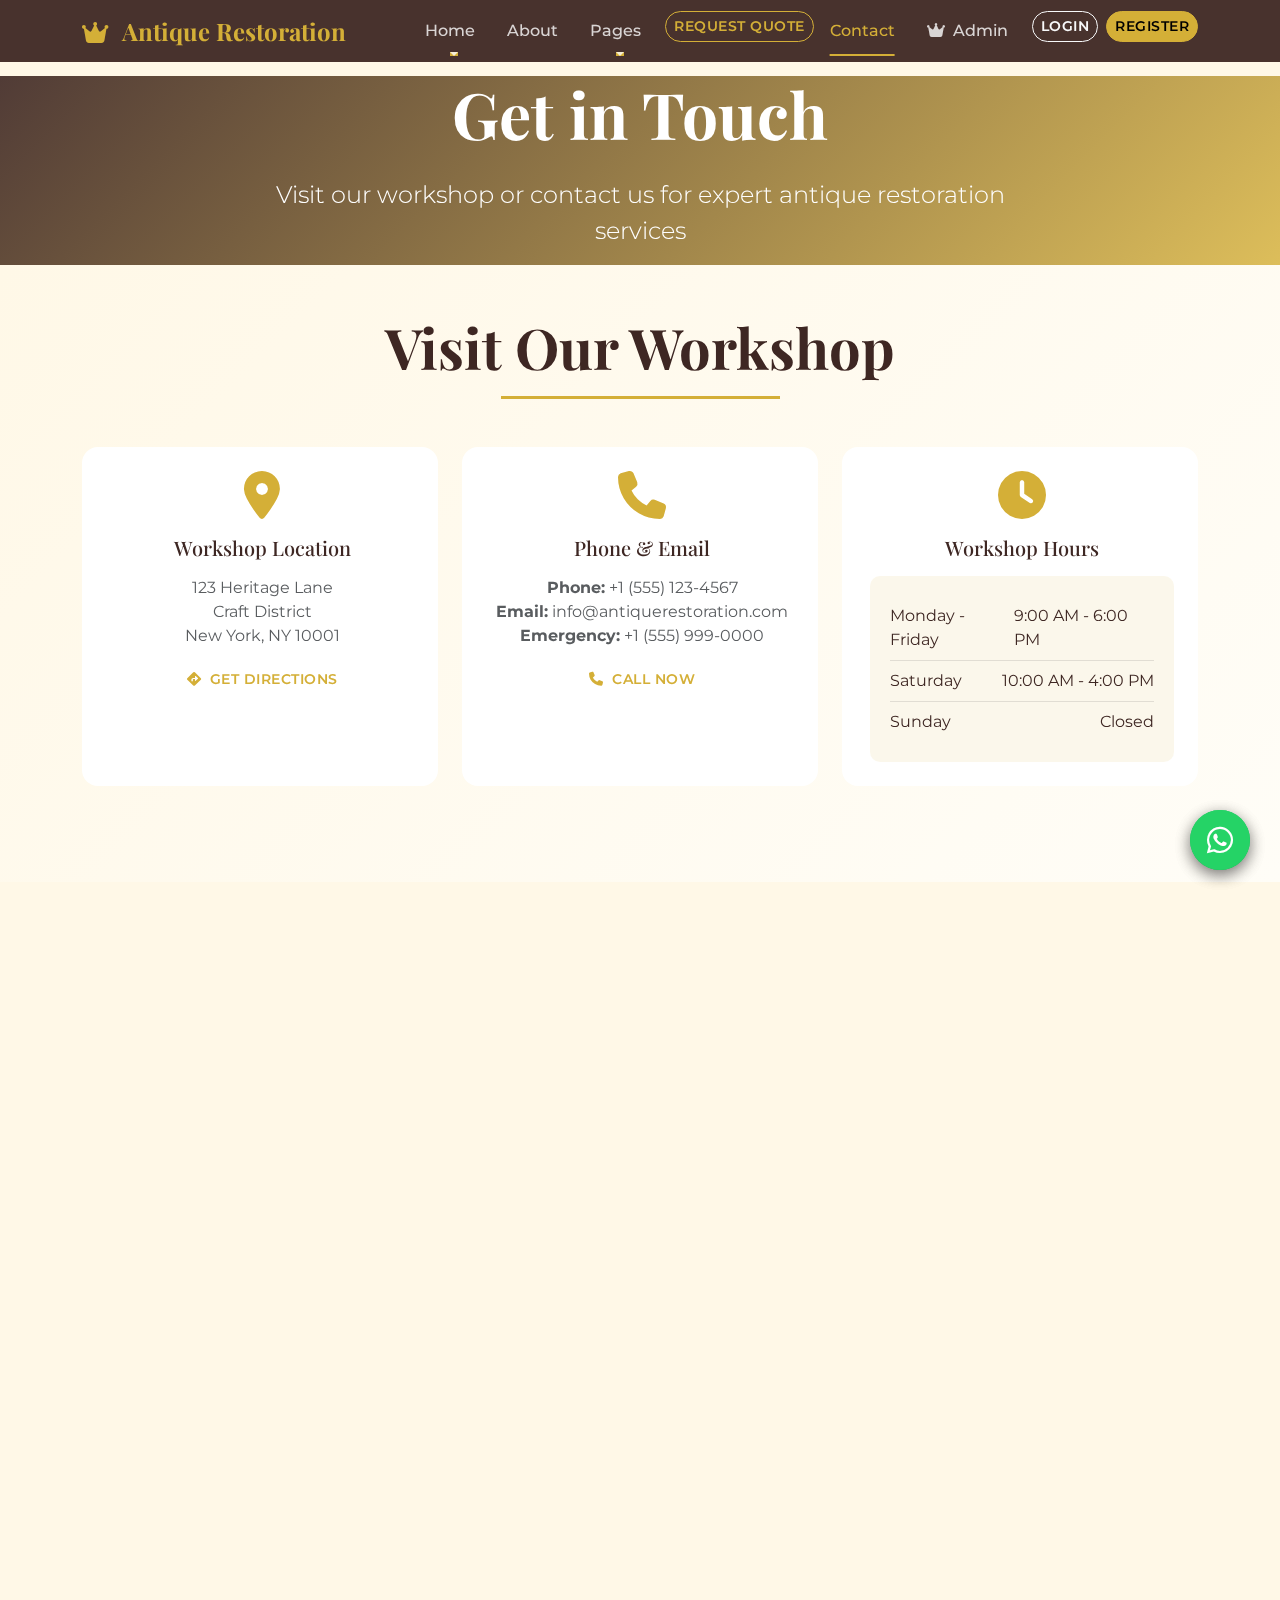
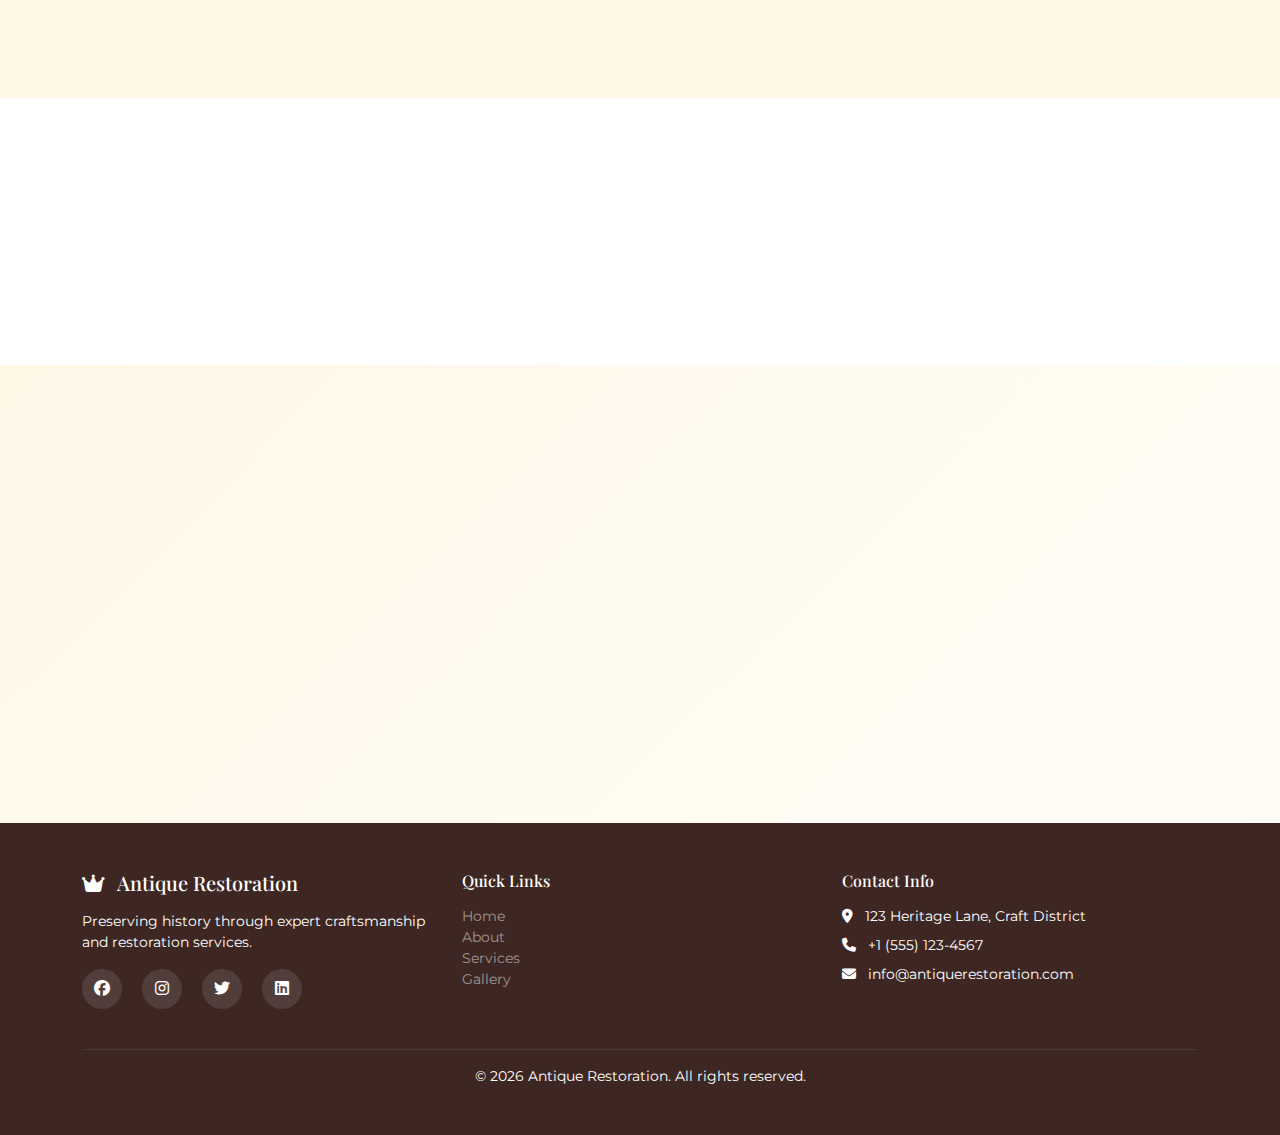
<file: contact.html>
<!DOCTYPE html>
<html lang="en">

<head>
    <meta charset="UTF-8">
    <meta name="viewport" content="width=device-width, initial-scale=1.0">
    <link rel="icon" type="image/svg+xml" href="favicon.svg">
    <title>Contact Us - Antique Restoration</title>

    <!-- Bootstrap CSS -->
    <link href="https://cdn.jsdelivr.net/npm/bootstrap@5.3.0/dist/css/bootstrap.min.css" rel="stylesheet">
    <!-- Font Awesome -->
    <link rel="stylesheet" href="https://cdnjs.cloudflare.com/ajax/libs/font-awesome/6.4.0/css/all.min.css">
    <!-- AOS Animation -->
    <link href="https://unpkg.com/aos@2.3.1/dist/aos.css" rel="stylesheet">
    <!-- Custom CSS -->
    <link rel="stylesheet" href="css/styles.css">


    <style>
        .contact-hero {
            background: linear-gradient(135deg, rgba(62, 39, 35, 0.9) 0%, rgba(212, 175, 55, 0.8) 100%),
                url('https://picsum.photos/seed/contact-hero/1920/600') center/cover;
        }

        .contact-section {
            background: linear-gradient(135deg, #FFF8E7 0%, #FFFDF7 100%);
        }

        .info-card {
            transition: all 0.3s ease;
            border-left: 4px solid transparent;
        }

        .info-card:hover {
            border-left-color: #D4AF37;
            transform: translateX(10px);
            box-shadow: 0 10px 30px rgba(0, 0, 0, 0.1);
        }

        .contact-icon {
            transition: all 0.3s ease;
        }

        .info-card:hover .contact-icon {
            transform: scale(1.2) rotate(10deg);
        }

        .form-control:focus,
        .form-select:focus {
            border-color: #D4AF37;
            box-shadow: 0 0 0 0.2rem rgba(212, 175, 55, 0.25);
        }

        .form-label {
            font-weight: 600;
            color: #3E2723;
            margin-bottom: 0.5rem;
        }

        .required {
            color: #dc3545;
        }

        .map-container {
            height: 500px;
            border-radius: 15px;
            overflow: hidden;
            box-shadow: 0 10px 30px rgba(0, 0, 0, 0.1);
        }

        .workshop-hours {
            background: rgba(212, 175, 55, 0.1);
            border-radius: 10px;
            padding: 20px;
        }

        .day-schedule {
            display: flex;
            justify-content: space-between;
            padding: 8px 0;
            border-bottom: 1px solid rgba(0, 0, 0, 0.1);
        }

        .day-schedule:last-child {
            border-bottom: none;
        }

        .day-schedule.today .day {
            font-weight: bold;
            color: #D4AF37;
        }

        .whatsapp-float {
            position: fixed;
            bottom: 30px;
            right: 30px;
            width: 60px;
            height: 60px;
            background: #25D366;
            border-radius: 50%;
            display: flex;
            align-items: center;
            justify-content: center;
            color: white;
            font-size: 30px;
            box-shadow: 0 5px 15px rgba(0, 0, 0, 0.3);
            z-index: 1000;
            transition: all 0.3s ease;
            text-decoration: none;
        }

        .whatsapp-float:hover {
            transform: scale(1.1);
            box-shadow: 0 8px 20px rgba(0, 0, 0, 0.4);
            color: white;
        }

        .social-contact {
            display: inline-flex;
            align-items: center;
            justify-content: center;
            width: 50px;
            height: 50px;
            border-radius: 50%;
            background: rgba(212, 175, 55, 0.1);
            color: #D4AF37;
            text-decoration: none;
            transition: all 0.3s ease;
            margin: 0 10px;
        }

        .social-contact:hover {
            background: #D4AF37;
            color: white;
            transform: translateY(-3px);
        }

        .message-success {
            display: none;
            background: #d4edda;
            border: 1px solid #c3e6cb;
            color: #155724;
            padding: 15px;
            border-radius: 10px;
            margin-bottom: 20px;
        }

        .loading-spinner {
            display: none;
            width: 20px;
            height: 20px;
            border: 3px solid #f3f3f3;
            border-top: 3px solid #D4AF37;
            border-radius: 50%;
            animation: spin 1s linear infinite;
        }

        @keyframes spin {
            0% {
                transform: rotate(0deg);
            }

            100% {
                transform: rotate(360deg);
            }
        }
    </style>
</head>

<body class="bg-cream-white">

    <!-- Navigation -->
    <nav class="navbar navbar-expand-xl navbar-dark fixed-top" style="background-color: #3E2723;">
        <div class="container">
            <a class="navbar-brand fw-bold" href="index.html"
                style="font-family: 'Playfair Display', serif; font-size: 1.5rem; color: #D4AF37 !important;">
                <i class="fas fa-crown me-2" style="color: #D4AF37;"></i>
                Antique Restoration
            </a>
            <button class="navbar-toggler" type="button" data-bs-toggle="collapse" data-bs-target="#navbarNav">
                <span class="navbar-toggler-icon"></span>
            </button>
            <div class="collapse navbar-collapse" id="navbarNav">
                <ul class="navbar-nav ms-auto">
                    <li class="nav-item dropdown">
                        <a class="nav-link dropdown-toggle" href="#" id="homeDropdown" role="button"
                            data-bs-toggle="dropdown" aria-expanded="false">
                            Home
                        </a>
                        <ul class="dropdown-menu" aria-labelledby="homeDropdown">
                            <li><a class="dropdown-item" href="index.html">Home1</a></li>
                            <li><a class="dropdown-item" href="index-modern.html">Home2</a></li>
                        </ul>
                    </li>
                    <li class="nav-item">
                        <a class="nav-link" href="about.html">About</a>
                    </li>
                    <li class="nav-item dropdown">
                        <a class="nav-link dropdown-toggle" href="#" id="pagesDropdown" role="button"
                            data-bs-toggle="dropdown" aria-expanded="false">
                            Pages
                        </a>
                        <ul class="dropdown-menu" aria-labelledby="pagesDropdown">
                            <li><a class="dropdown-item" href="services.html">Services</a></li>
                            <li><a class="dropdown-item" href="process.html">Process</a></li>
                            <li><a class="dropdown-item" href="gallery.html">Gallery</a></li>
                        </ul>
                    </li>
                    <li class="nav-item">
                        <a class="btn btn-outline-warning btn-sm ms-lg-2 mt-2 mt-lg-0" href="quote.html"
                            style="color: var(--antique-gold); border-color: var(--antique-gold);">Request Quote</a>
                    </li>
                    <li class="nav-item">
                        <a class="nav-link active" href="contact.html">Contact</a>
                    </li>
                    <li class="nav-item">
                        <a class="nav-link" href="admin.html">
                            <i class="fas fa-crown me-1"></i>
                            Admin
                        </a>
                    </li>
                    <li class="nav-item">
                        <a class="btn btn-outline-light btn-sm ms-lg-2 mt-2 mt-lg-0" href="login.html">Login</a>
                    </li>
                    <li class="nav-item">
                        <a class="btn btn-warning btn-sm ms-lg-2 mt-2 mt-lg-0" href="register.html"
                            style="background-color: var(--antique-gold); border-color: var(--antique-gold);">Register</a>
                    </li>
                </ul>
            </div>
        </div>
    </nav>

    <!-- Hero Section -->
    <section class="contact-hero vh-50 d-flex align-items-center" style="margin-top: -76px;">
        <div class="container">
            <div class="row">
                <div class="col-lg-8 mx-auto text-center text-white" data-aos="fade-up">
                    <h1 class="display-3 font-playfair fw-bold mb-4">
                        Get in Touch
                    </h1>
                    <p class="lead fs-4">
                        Visit our workshop or contact us for expert antique restoration services
                    </p>
                </div>
            </div>
        </div>
    </section>

    <!-- Contact Information -->
    <section class="contact-section py-5">
        <div class="container">
            <div class="text-center mb-5" data-aos="fade-up">
                <h2 class="display-4 font-playfair fw-bold text-vintage-brown mb-3">
                    Visit Our Workshop
                </h2>
                <div class="w-25 mx-auto border-bottom border-3" style="border-color: #D4AF37 !important;"></div>
            </div>

            <div class="row g-4 mb-5">
                <div class="col-lg-4" data-aos="fade-up" data-aos-delay="100">
                    <div class="info-card bg-white rounded-4 p-4 h-100">
                        <div class="contact-icon text-center mb-3">
                            <i class="fas fa-map-marker-alt fa-3x" style="color: #D4AF37;"></i>
                        </div>
                        <h5 class="font-playfair text-center mb-3">Workshop Location</h5>
                        <p class="text-center text-muted">
                            123 Heritage Lane<br>
                            Craft District<br>
                            New York, NY 10001
                        </p>
                        <div class="text-center">
                            <button class="btn btn-sm" style="color: #D4AF37;" onclick="openMaps()">
                                <i class="fas fa-directions me-1"></i> Get Directions
                            </button>
                        </div>
                    </div>
                </div>

                <div class="col-lg-4" data-aos="fade-up" data-aos-delay="200">
                    <div class="info-card bg-white rounded-4 p-4 h-100">
                        <div class="contact-icon text-center mb-3">
                            <i class="fas fa-phone fa-3x" style="color: #D4AF37;"></i>
                        </div>
                        <h5 class="font-playfair text-center mb-3">Phone & Email</h5>
                        <p class="text-center text-muted">
                            <strong>Phone:</strong> +1 (555) 123-4567<br>
                            <strong>Email:</strong> info@antiquerestoration.com<br>
                            <strong>Emergency:</strong> +1 (555) 999-0000
                        </p>
                        <div class="text-center">
                            <a href="tel:+15551234567" class="btn btn-sm" style="color: #D4AF37;">
                                <i class="fas fa-phone me-1"></i> Call Now
                            </a>
                        </div>
                    </div>
                </div>

                <div class="col-lg-4" data-aos="fade-up" data-aos-delay="300">
                    <div class="info-card bg-white rounded-4 p-4 h-100">
                        <div class="contact-icon text-center mb-3">
                            <i class="fas fa-clock fa-3x" style="color: #D4AF37;"></i>
                        </div>
                        <h5 class="font-playfair text-center mb-3">Workshop Hours</h5>
                        <div class="workshop-hours">
                            <div class="day-schedule">
                                <span class="day">Monday - Friday</span>
                                <span class="time">9:00 AM - 6:00 PM</span>
                            </div>
                            <div class="day-schedule">
                                <span class="day">Saturday</span>
                                <span class="time">10:00 AM - 4:00 PM</span>
                            </div>
                            <div class="day-schedule">
                                <span class="day">Sunday</span>
                                <span class="time">Closed</span>
                            </div>
                        </div>
                    </div>
                </div>
            </div>
        </div>
    </section>

    <!-- Map and Form Section -->
    <section class="py-5">
        <div class="container">
            <div class="row g-4">
                <!-- Map -->
                <div class="col-lg-6" data-aos="fade-right">
                    <h3 class="font-playfair mb-3">Find Us</h3>
                    <div class="map-container">
                        <iframe
                            src="https://www.google.com/maps/embed?pb=!1m18!1m12!1m3!1d3022.9663095919355!2d-74.00425878459418!3d40.748440979330405!2m3!1f0!2f0!3f0!3m2!1i1024!2i768!4f13.1!3m3!1m2!1s0x89c259a9b3117469%3A0xd134e199a405a163!2sEmpire%20State%20Building!5e0!3m2!1sen!2sus!4v1635959047153!5m2!1sen!2sus"
                            width="100%" height="100%" style="border:0;" allowfullscreen="" loading="lazy">
                        </iframe>
                    </div>
                    <div class="mt-3">
                        <p class="small text-muted">
                            <i class="fas fa-info-circle me-1"></i>
                            Free parking available on-site. Wheelchair accessible entrance.
                        </p>
                    </div>
                </div>

                <!-- Contact Form -->
                <div class="col-lg-6" data-aos="fade-left">
                    <h3 class="font-playfair mb-3">Send Us a Message</h3>
                    <div class="message-success" id="successMessage">
                        <i class="fas fa-check-circle me-2"></i>
                        Thank you for your message! We'll get back to you within 24 hours.
                    </div>

                    <form id="contactForm" class="needs-validation" novalidate>
                        <div class="row">
                            <div class="col-md-6 mb-3">
                                <label for="firstName" class="form-label">First Name <span
                                        class="required">*</span></label>
                                <input type="text" class="form-control" id="firstName" required>
                                <div class="invalid-feedback">Please enter your first name.</div>
                            </div>
                            <div class="col-md-6 mb-3">
                                <label for="lastName" class="form-label">Last Name <span
                                        class="required">*</span></label>
                                <input type="text" class="form-control" id="lastName" required>
                                <div class="invalid-feedback">Please enter your last name.</div>
                            </div>
                        </div>

                        <div class="mb-3">
                            <label for="email" class="form-label">Email Address <span class="required">*</span></label>
                            <input type="email" class="form-control" id="email" required>
                            <div class="invalid-feedback">Please enter a valid email address.</div>
                        </div>

                        <div class="mb-3">
                            <label for="phone" class="form-label">Phone Number</label>
                            <input type="tel" class="form-control" id="phone" placeholder="(555) 123-4567">
                        </div>

                        <div class="mb-3">
                            <label for="subject" class="form-label">Subject <span class="required">*</span></label>
                            <select class="form-select" id="subject" required>
                                <option value="">Select a subject...</option>
                                <option value="restoration-quote">Restoration Quote</option>
                                <option value="general-inquiry">General Inquiry</option>
                                <option value="appointment">Schedule Appointment</option>
                                <option value="partnership">Partnership Opportunity</option>
                                <option value="other">Other</option>
                            </select>
                            <div class="invalid-feedback">Please select a subject.</div>
                        </div>

                        <div class="mb-3">
                            <label for="message" class="form-label">Message <span class="required">*</span></label>
                            <textarea class="form-control" id="message" rows="5"
                                placeholder="Tell us about your antique restoration needs..." required></textarea>
                            <div class="invalid-feedback">Please enter your message.</div>
                        </div>

                        <div class="mb-3">
                            <div class="form-check">
                                <input type="checkbox" class="form-check-input" id="newsletter">
                                <label class="form-check-label" for="newsletter">
                                    I'd like to receive restoration tips and updates via email.
                                </label>
                            </div>
                        </div>

                        <div class="d-grid">
                            <button type="submit" class="btn btn-lg" style="background-color: #D4AF37; color: white;">
                                <span id="submitText">Send Message</span>
                                <div class="loading-spinner" id="loadingSpinner"></div>
                                <i class="fas fa-paper-plane ms-2" id="submitIcon"></i>
                            </button>
                        </div>
                    </form>
                </div>
            </div>
        </div>
    </section>

    <!-- Social Media Section -->
    <section class="py-5 bg-white">
        <div class="container">
            <div class="text-center mb-5" data-aos="fade-up">
                <h3 class="font-playfair mb-3">Connect With Us</h3>
                <p class="text-muted">Follow us on social media for restoration tips and project updates</p>
            </div>

            <div class="text-center" data-aos="fade-up" data-aos-delay="200">
                <a href="#" class="social-contact">
                    <i class="fab fa-facebook-f fa-lg"></i>
                </a>
                <a href="#" class="social-contact">
                    <i class="fab fa-instagram fa-lg"></i>
                </a>
                <a href="#" class="social-contact">
                    <i class="fab fa-twitter fa-lg"></i>
                </a>
                <a href="#" class="social-contact">
                    <i class="fab fa-linkedin-in fa-lg"></i>
                </a>
                <a href="#" class="social-contact">
                    <i class="fab fa-youtube fa-lg"></i>
                </a>
                <a href="#" class="social-contact">
                    <i class="fab fa-pinterest fa-lg"></i>
                </a>
            </div>
        </div>
    </section>

    <!-- FAQ Section -->
    <section class="py-5 contact-section">
        <div class="container">
            <div class="text-center mb-5" data-aos="fade-up">
                <h3 class="font-playfair mb-3">Frequently Asked Questions</h3>
                <p class="text-muted">Quick answers to common questions</p>
            </div>

            <div class="row justify-content-center">
                <div class="col-lg-8">
                    <div class="accordion" id="faqAccordion">
                        <div class="accordion-item" data-aos="fade-up" data-aos-delay="100">
                            <h2 class="accordion-header">
                                <button class="accordion-button" type="button" data-bs-toggle="collapse"
                                    data-bs-target="#faq1">
                                    Do you offer pickup and delivery services?
                                </button>
                            </h2>
                            <div id="faq1" class="accordion-collapse collapse show" data-bs-parent="#faqAccordion">
                                <div class="accordion-body">
                                    Yes, we offer complimentary pickup and delivery services for projects over $500.
                                    For smaller items, we can arrange pickup for a small fee within the metropolitan
                                    area.
                                </div>
                            </div>
                        </div>

                        <div class="accordion-item" data-aos="fade-up" data-aos-delay="200">
                            <h2 class="accordion-header">
                                <button class="accordion-button collapsed" type="button" data-bs-toggle="collapse"
                                    data-bs-target="#faq2">
                                    How long does a typical restoration take?
                                </button>
                            </h2>
                            <div id="faq2" class="accordion-collapse collapse" data-bs-parent="#faqAccordion">
                                <div class="accordion-body">
                                    Restoration timelines vary depending on the complexity of the piece. Simple repairs
                                    may take
                                    2-3 weeks, while comprehensive restorations can take 8-12 weeks. We provide detailed
                                    timelines
                                    during the consultation phase.
                                </div>
                            </div>
                        </div>

                        <div class="accordion-item" data-aos="fade-up" data-aos-delay="300">
                            <h2 class="accordion-header">
                                <button class="accordion-button collapsed" type="button" data-bs-toggle="collapse"
                                    data-bs-target="#faq3">
                                    Do you provide written estimates?
                                </button>
                            </h2>
                            <div id="faq3" class="accordion-collapse collapse" data-bs-parent="#faqAccordion">
                                <div class="accordion-body">
                                    Absolutely! We provide detailed written estimates after examining your piece.
                                    The estimate includes all costs, materials, and timeline. There are no hidden fees.
                                </div>
                            </div>
                        </div>
                    </div>
                </div>
            </div>
        </div>
    </section>

    <!-- WhatsApp Button -->
    <a href="https://wa.me/15551234567?text=Hi! I'm interested in your antique restoration services."
        class="whatsapp-float" target="_blank">
        <i class="fab fa-whatsapp"></i>
    </a>

    <!-- Footer -->
    <footer class="bg-vintage-brown text-white py-5">
        <div class="container">
            <div class="row">
                <div class="col-lg-4 mb-4">
                    <h5 class="font-playfair mb-3">
                        <i class="fas fa-crown text-antique-gold me-2"></i>
                        Antique Restoration
                    </h5>
                    <p class="small">
                        Preserving history through expert craftsmanship and restoration services.
                    </p>
                    <div class="social-links">
                        <a href="#" class="text-white me-3"><i class="fab fa-facebook"></i></a>
                        <a href="#" class="text-white me-3"><i class="fab fa-instagram"></i></a>
                        <a href="#" class="text-white me-3"><i class="fab fa-twitter"></i></a>
                        <a href="#" class="text-white"><i class="fab fa-linkedin"></i></a>
                    </div>
                </div>
                <div class="col-lg-4 mb-4">
                    <h6 class="font-playfair mb-3">Quick Links</h6>
                    <ul class="list-unstyled small">
                        <li><a href="index.html" class="text-white-50 text-decoration-none">Home</a></li>
                        <li><a href="about.html" class="text-white-50 text-decoration-none">About</a></li>
                        <li><a href="services.html" class="text-white-50 text-decoration-none">Services</a></li>
                        <li><a href="gallery.html" class="text-white-50 text-decoration-none">Gallery</a></li>
                    </ul>
                </div>
                <div class="col-lg-4 mb-4">
                    <h6 class="font-playfair mb-3">Contact Info</h6>
                    <ul class="list-unstyled small">
                        <li class="mb-2">
                            <i class="fas fa-map-marker-alt text-antique-gold me-2"></i>
                            123 Heritage Lane, Craft District
                        </li>
                        <li class="mb-2">
                            <i class="fas fa-phone text-antique-gold me-2"></i>
                            +1 (555) 123-4567
                        </li>
                        <li class="mb-2">
                            <i class="fas fa-envelope text-antique-gold me-2"></i>
                            info@antiquerestoration.com
                        </li>
                    </ul>
                </div>
            </div>
            <hr class="border-secondary">
            <div class="text-center small">
                <p class="mb-0">&copy; 2026 Antique Restoration. All rights reserved.</p>
            </div>
        </div>
    </footer>

    <!-- Scripts -->
    <script src="https://cdn.jsdelivr.net/npm/bootstrap@5.3.0/dist/js/bootstrap.bundle.min.js"></script>
    <script src="https://unpkg.com/aos@2.3.1/dist/aos.js"></script>
    <script src="https://code.jquery.com/jquery-3.6.0.min.js"></script>
    <script src="js/main.js"></script>

    <script>
        $(document).ready(function () {
            // Set today's schedule as highlighted
            const today = new Date().getDay();
            const dayNames = ['Sunday', 'Monday', 'Tuesday', 'Wednesday', 'Thursday', 'Friday', 'Saturday'];
            $('.day-schedule').each(function () {
                const dayText = $(this).find('.day').text();
                if (dayText.includes(dayNames[today])) {
                    $(this).addClass('today');
                }
            });

            // Contact form submission
            $('#contactForm').on('submit', function (e) {
                e.preventDefault();

                const form = $(this)[0];
                if (form.checkValidity()) {
                    // Show loading state
                    $('#submitText').text('Sending...');
                    $('#loadingSpinner').show();
                    $('#submitIcon').hide();

                    // Simulate form submission
                    setTimeout(function () {
                        // Hide loading state
                        $('#submitText').text('Send Message');
                        $('#loadingSpinner').hide();
                        $('#submitIcon').show();

                        // Show success message
                        $('#successMessage').fadeIn();

                        // Reset form
                        form.reset();
                        form.classList.remove('was-validated');

                        // Scroll to top of form
                        $('html, body').animate({
                            scrollTop: $('#contactForm').offset().top - 100
                        }, 500);

                        // Hide success message after 5 seconds
                        setTimeout(function () {
                            $('#successMessage').fadeOut();
                        }, 5000);
                    }, 2000);
                } else {
                    form.classList.add('was-validated');
                }
            });
        });

        // Open maps in new tab
        function openMaps() {
            window.open('https://maps.google.com/?q=Empire+State+Building+New+York', '_blank');
        }
    </script>
</body>

</html>
</file>
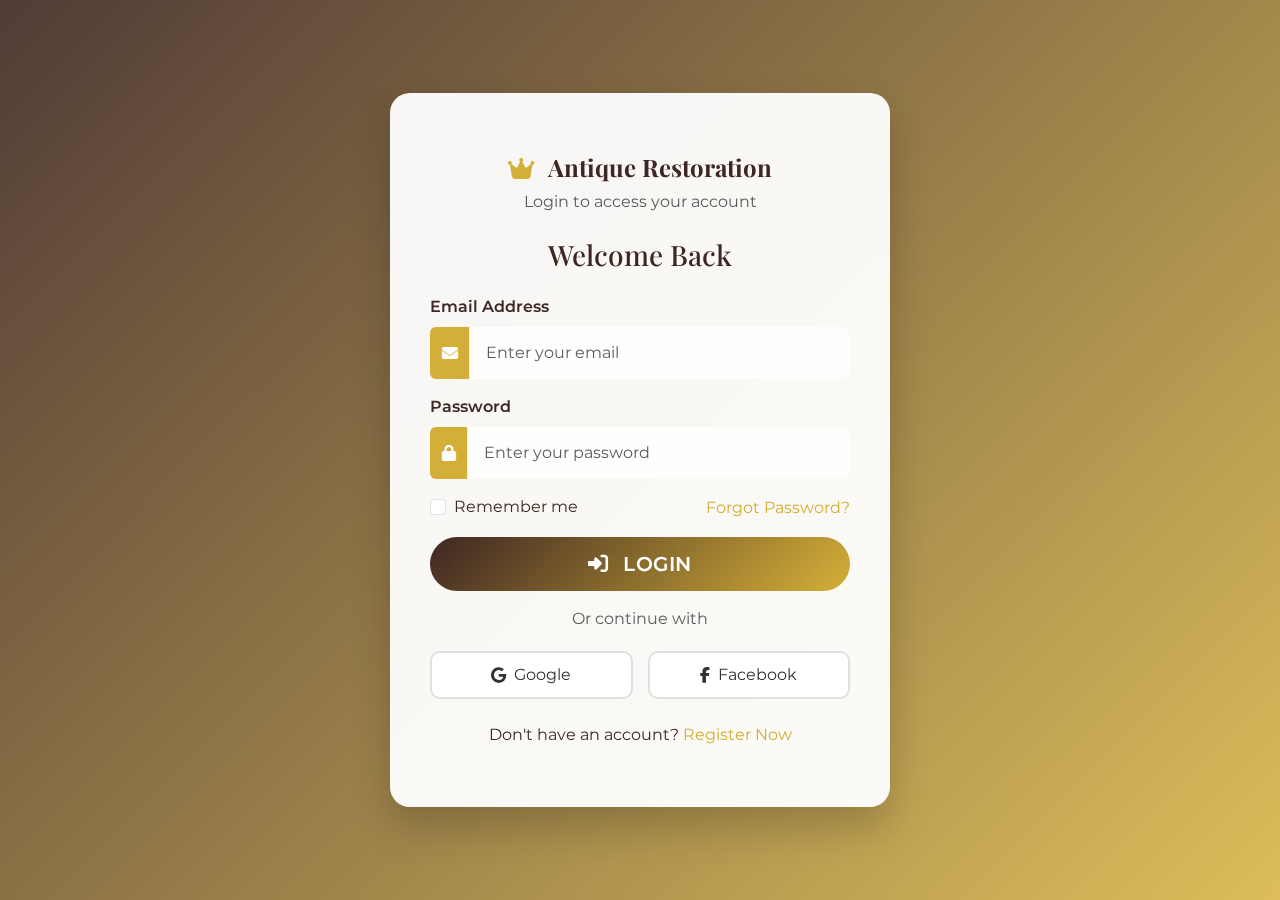
<file: login.html>
<!DOCTYPE html>
<html lang="en">

<head>
    <meta charset="UTF-8">
    <meta name="viewport" content="width=device-width, initial-scale=1.0">
    <link rel="icon" type="image/svg+xml" href="favicon.svg">
    <title>Login - Antique Restoration</title>

    <!-- Bootstrap CSS -->
    <link href="https://cdn.jsdelivr.net/npm/bootstrap@5.3.0/dist/css/bootstrap.min.css" rel="stylesheet">
    <!-- Font Awesome -->
    <link rel="stylesheet" href="https://cdnjs.cloudflare.com/ajax/libs/font-awesome/6.4.0/css/all.min.css">
    <!-- Custom CSS -->
    <link rel="stylesheet" href="css/styles.css">

    <style>
        html,
        body {
            margin: 0 !important;
            padding: 0 !important;
            width: 100% !important;
            height: 100% !important;
        }

        .login-section {
            min-height: 100vh;
            background: linear-gradient(135deg, rgba(62, 39, 35, 0.9) 0%, rgba(212, 175, 55, 0.8) 100%),
                url('https://picsum.photos/seed/antique-workshop/1920/1080') center/cover;
            background-attachment: fixed;
            display: flex;
            align-items: center;
            justify-content: center;
            padding: 20px;
        }

        .login-card {
            background: rgba(255, 255, 255, 0.95);
            backdrop-filter: blur(10px);
            border-radius: 20px;
            box-shadow: 0 20px 40px rgba(0, 0, 0, 0.2);
            overflow: hidden;
            max-width: 500px;
            width: 100%;
        }

        .login-left {
            background: linear-gradient(135deg, var(--vintage-brown) 0%, var(--antique-gold) 100%);
            color: white;
            padding: 60px 40px;
            display: flex;
            flex-direction: column;
            justify-content: center;
        }

        .login-right {
            padding: 60px 40px;
        }

        .brand-link:hover h4 {
            color: var(--antique-gold) !important;
            transition: color 0.3s ease;
        }

        .form-control {
            border: 2px solid transparent;
            border-radius: 10px;
            padding: 12px 15px;
            transition: all 0.3s ease;
            background: rgba(255, 255, 255, 0.8);
        }

        .form-control:focus {
            border-color: var(--antique-gold);
            box-shadow: 0 0 0 0.2rem rgba(212, 175, 55, 0.25);
            background: white;
        }

        .btn-login {
            background: linear-gradient(135deg, var(--vintage-brown) 0%, var(--antique-gold) 100%);
            border: none;
            border-radius: 50px;
            padding: 12px 30px;
            font-weight: 600;
            color: white;
            transition: all 0.3s ease;
        }

        .btn-login:hover {
            transform: translateY(-2px);
            box-shadow: 0 10px 20px rgba(0, 0, 0, 0.2);
            color: white;
        }

        .social-login {
            display: flex;
            gap: 15px;
            margin-top: 20px;
        }

        .social-btn {
            flex: 1;
            padding: 10px;
            border: 2px solid #e0e0e0;
            border-radius: 10px;
            background: white;
            color: #333;
            text-decoration: none;
            transition: all 0.3s ease;
            display: flex;
            align-items: center;
            justify-content: center;
            gap: 8px;
        }

        .social-btn:hover {
            border-color: var(--antique-gold);
            color: var(--antique-gold);
            transform: translateY(-2px);
        }

        .feature-item {
            display: flex;
            align-items: center;
            margin-bottom: 20px;
        }

        .feature-item i {
            font-size: 1.2rem;
            margin-right: 15px;
            color: var(--antique-gold);
        }

        @media (max-width: 768px) {
            .login-left {
                padding: 40px 30px;
            }

            .login-right {
                padding: 40px 30px;
            }
        }
    </style>
</head>

<body>

    <!-- Login Section -->
    <section class="login-section" style="margin-top: 0;">
        <div class="login-card">
            <div class="row g-0">


                <!-- Right Side -->
                <div class="col-12">
                    <div class="login-right">
                        <div class="text-center mb-4">
                            <a href="index.html" class="text-decoration-none brand-link">
                                <h4 class="fw-bold"
                                    style="font-family: 'Playfair Display', serif; color: var(--vintage-brown);">
                                    <i class="fas fa-crown me-2" style="color: var(--antique-gold);"></i>
                                    Antique Restoration
                                </h4>
                            </a>
                            <p class="text-muted">Login to access your account</p>
                        </div>

                        <h3 class="mb-4 text-center"
                            style="font-family: 'Playfair Display', serif; color: var(--vintage-brown);">
                            Welcome Back
                        </h3>

                        <form id="loginForm">
                            <div class="mb-3">
                                <label for="email" class="form-label">Email Address</label>
                                <div class="input-group">
                                    <span class="input-group-text"
                                        style="background-color: var(--antique-gold); color: white; border: none;">
                                        <i class="fas fa-envelope"></i>
                                    </span>
                                    <input type="email" class="form-control" id="email" placeholder="Enter your email"
                                        required>
                                </div>
                            </div>

                            <div class="mb-3">
                                <label for="password" class="form-label">Password</label>
                                <div class="input-group">
                                    <span class="input-group-text"
                                        style="background-color: var(--antique-gold); color: white; border: none;">
                                        <i class="fas fa-lock"></i>
                                    </span>
                                    <input type="password" class="form-control" id="password"
                                        placeholder="Enter your password" required>
                                </div>
                            </div>

                            <div
                                class="mb-3 d-flex flex-column flex-sm-row justify-content-sm-between align-items-center align-items-sm-center gap-2">
                                <div class="form-check">
                                    <input class="form-check-input" type="checkbox" id="remember">
                                    <label class="form-check-label" for="remember">
                                        Remember me
                                    </label>
                                </div>
                                <a href="#" class="text-decoration-none text-center text-sm-start"
                                    style="color: var(--antique-gold);">
                                    Forgot Password?
                                </a>
                            </div>

                            <button type="submit" class="btn btn-login btn-lg w-100 mb-3">
                                <i class="fas fa-sign-in-alt me-2"></i>
                                Login
                            </button>
                        </form>

                        <div class="text-center mb-3">
                            <span class="text-muted">Or continue with</span>
                        </div>

                        <div class="social-login">
                            <a href="#" class="social-btn">
                                <i class="fab fa-google"></i>
                                Google
                            </a>
                            <a href="#" class="social-btn">
                                <i class="fab fa-facebook-f"></i>
                                Facebook
                            </a>
                        </div>

                        <div class="text-center mt-4">
                            <p class="mb-0">Don't have an account? <a href="register.html" class="text-decoration-none"
                                    style="color: var(--antique-gold);">Register Now</a></p>
                        </div>
                    </div>
                </div>
            </div>
        </div>
    </section>

    <!-- Bootstrap JS -->
    <script src="https://cdn.jsdelivr.net/npm/bootstrap@5.3.0/dist/js/bootstrap.bundle.min.js"></script>

    <script>
        document.getElementById('loginForm').addEventListener('submit', function (e) {
            e.preventDefault();

            const email = document.getElementById('email').value;
            const password = document.getElementById('password').value;

            // Simple validation
            if (email && password) {
                // Show success message
                const alertDiv = document.createElement('div');
                alertDiv.className = 'alert alert-success alert-dismissible fade show position-fixed top-0 start-50 translate-middle-x mt-5';
                alertDiv.style.zIndex = '9999';
                alertDiv.innerHTML = `
                    <i class="fas fa-check-circle me-2"></i>
                    Login successful! Redirecting...
                    <button type="button" class="btn-close" data-bs-dismiss="alert"></button>
                `;
                document.body.appendChild(alertDiv);

                // Redirect after 2 seconds
                setTimeout(() => {
                    window.location.href = 'index.html';
                }, 2000);
            }
        });
    </script>
</body>

</html>
</file>
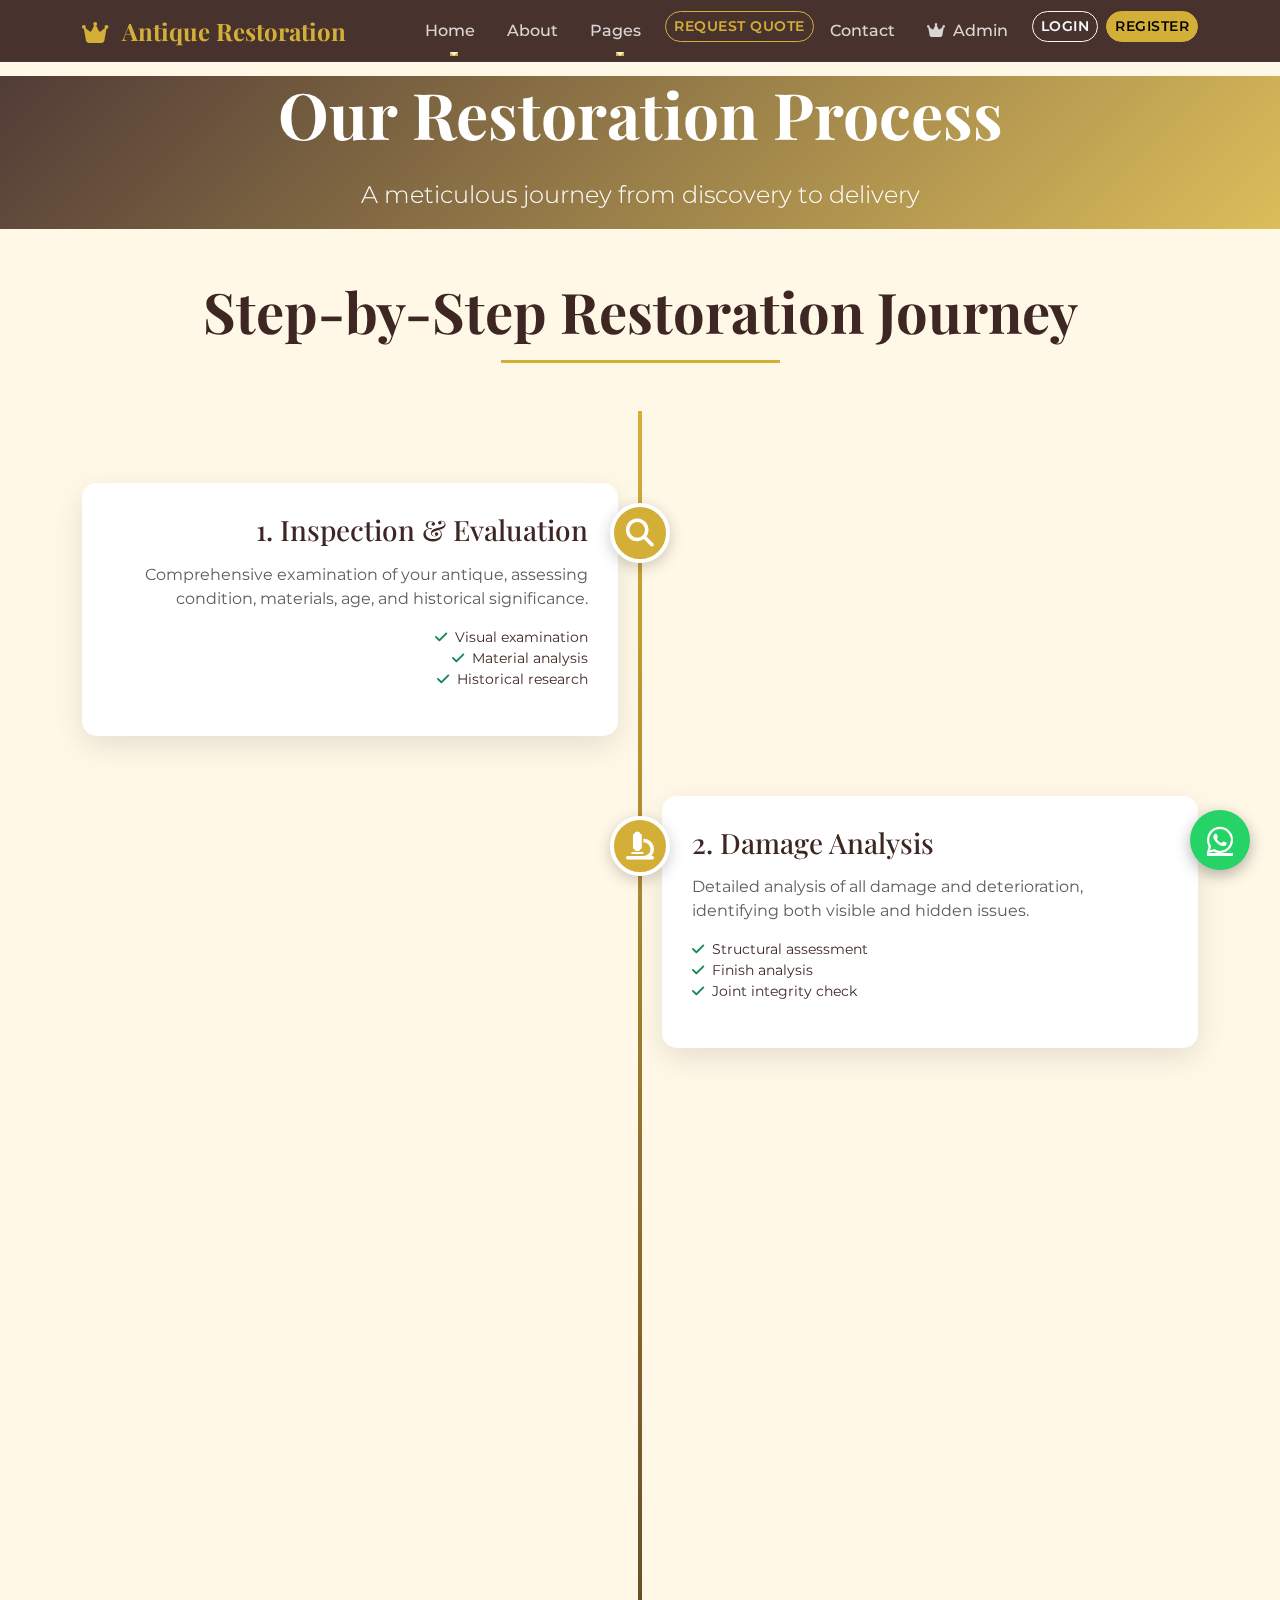
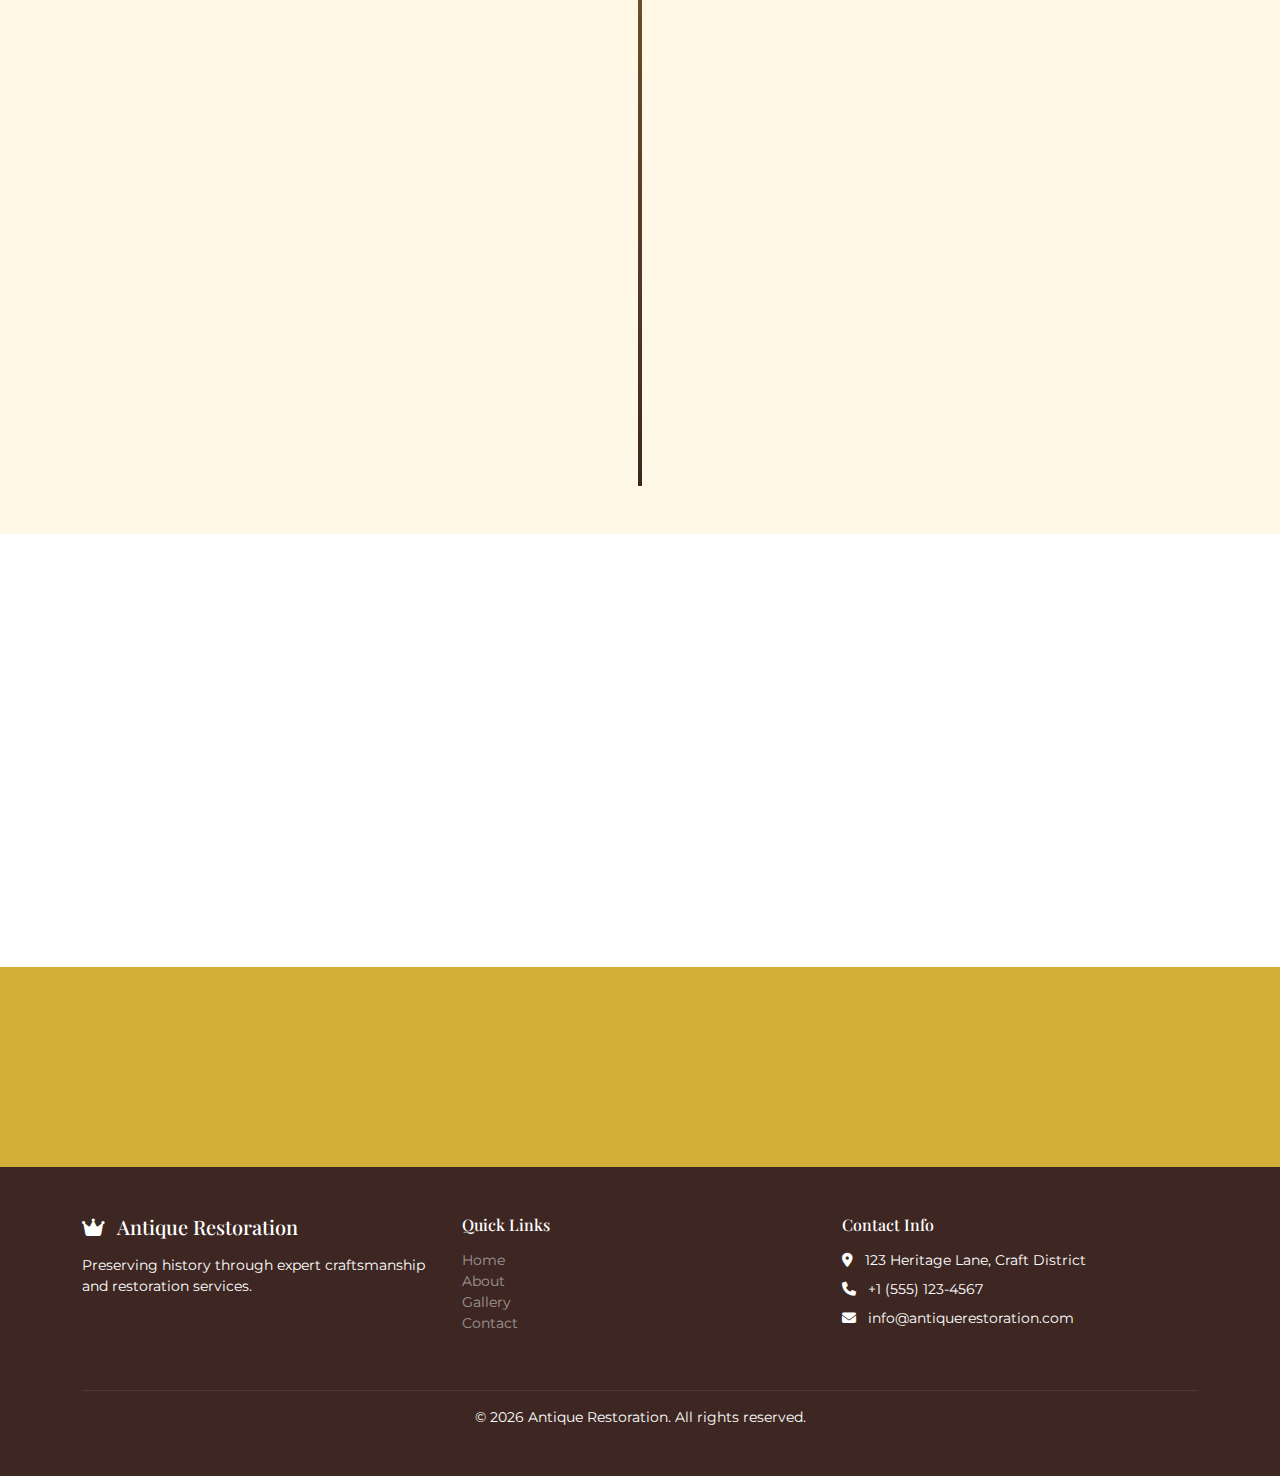
<file: process.html>
<!DOCTYPE html>
<html lang="en">

<head>
    <meta charset="UTF-8">
    <meta name="viewport" content="width=device-width, initial-scale=1.0">
    <link rel="icon" type="image/svg+xml" href="favicon.svg">
    <title>Restoration Process - Antique Restoration</title>

    <!-- Bootstrap CSS -->
    <link href="https://cdn.jsdelivr.net/npm/bootstrap@5.3.0/dist/css/bootstrap.min.css" rel="stylesheet">
    <!-- Font Awesome -->
    <link rel="stylesheet" href="https://cdnjs.cloudflare.com/ajax/libs/font-awesome/6.4.0/css/all.min.css">
    <!-- AOS Animation -->
    <link href="https://unpkg.com/aos@2.3.1/dist/aos.css" rel="stylesheet">
    <!-- Custom CSS -->
    <link rel="stylesheet" href="css/styles.css">


    <style>
        .process-hero {
            background: linear-gradient(135deg, rgba(62, 39, 35, 0.9) 0%, rgba(212, 175, 55, 0.8) 100%),
                url('https://picsum.photos/seed/process-hero/1920/600') center/cover;
        }

        .timeline-container {
            position: relative;
            padding: 40px 0;
        }

        .timeline-line {
            position: absolute;
            left: 50%;
            top: 0;
            bottom: 0;
            width: 4px;
            background: linear-gradient(to bottom, #D4AF37, #3E2723);
            transform: translateX(-50%);
        }

        @media (max-width: 768px) {
            .timeline-line {
                left: 30px;
            }
        }

        .timeline-item {
            position: relative;
            margin-bottom: 60px;
        }

        .timeline-dot {
            position: absolute;
            left: 50%;
            top: 20px;
            width: 60px;
            height: 60px;
            background: #D4AF37;
            border: 4px solid white;
            border-radius: 50%;
            display: flex;
            align-items: center;
            justify-content: center;
            transform: translateX(-50%);
            box-shadow: 0 4px 15px rgba(0, 0, 0, 0.2);
            z-index: 10;
        }

        @media (max-width: 768px) {
            .timeline-dot {
                left: 30px;
                transform: translateX(-50%);
            }
        }

        .timeline-content {
            background: white;
            border-radius: 15px;
            padding: 30px;
            box-shadow: 0 10px 30px rgba(0, 0, 0, 0.1);
            transition: all 0.3s ease;
        }

        .timeline-content:hover {
            transform: translateY(-5px);
            box-shadow: 0 15px 40px rgba(0, 0, 0, 0.15);
        }

        .timeline-left {
            margin-right: 52%;
            text-align: right;
        }

        .timeline-right {
            margin-left: 52%;
        }

        @media (max-width: 768px) {

            .timeline-left,
            .timeline-right {
                margin-left: 80px;
                margin-right: 0;
                text-align: left;
            }
        }

        .process-step-card {
            transition: all 0.4s ease;
            border-left: 4px solid transparent;
        }

        .process-step-card:hover {
            border-left-color: #D4AF37;
            transform: translateX(10px);
            box-shadow: 0 10px 30px rgba(0, 0, 0, 0.1);
        }

        .feature-icon {
            transition: all 0.3s ease;
        }

        .process-step-card:hover .feature-icon {
            transform: scale(1.2) rotate(10deg);
        }

        /* Remove timeline decorative dots */
        .timeline-item::before {
            display: none !important;
        }
    </style>
</head>

<body class="bg-cream-white">

    <!-- Navigation -->
    <nav class="navbar navbar-expand-xl navbar-dark fixed-top" style="background-color: #3E2723;">
        <div class="container">
            <a class="navbar-brand fw-bold" href="index.html"
                style="font-family: 'Playfair Display', serif; font-size: 1.5rem; color: #D4AF37 !important;">
                <i class="fas fa-crown me-2" style="color: #D4AF37;"></i>
                Antique Restoration
            </a>
            <button class="navbar-toggler" type="button" data-bs-toggle="collapse" data-bs-target="#navbarNav">
                <span class="navbar-toggler-icon"></span>
            </button>
            <div class="collapse navbar-collapse" id="navbarNav">
                <ul class="navbar-nav ms-auto">
                    <li class="nav-item dropdown">
                        <a class="nav-link dropdown-toggle" href="#" id="homeDropdown" role="button"
                            data-bs-toggle="dropdown" aria-expanded="false">
                            Home
                        </a>
                        <ul class="dropdown-menu" aria-labelledby="homeDropdown">
                            <li><a class="dropdown-item" href="index.html">Home1</a></li>
                            <li><a class="dropdown-item" href="index-modern.html">Home2</a></li>
                        </ul>
                    </li>
                    <li class="nav-item">
                        <a class="nav-link" href="about.html">About</a>
                    </li>
                    <li class="nav-item dropdown">
                        <a class="nav-link dropdown-toggle" href="#" id="pagesDropdown" role="button"
                            data-bs-toggle="dropdown" aria-expanded="false">
                            Pages
                        </a>
                        <ul class="dropdown-menu" aria-labelledby="pagesDropdown">
                            <li><a class="dropdown-item" href="services.html">Services</a></li>
                            <li><a class="dropdown-item" href="process.html">Process</a></li>
                            <li><a class="dropdown-item" href="gallery.html">Gallery</a></li>
                        </ul>
                    </li>
                    <li class="nav-item">
                        <a class="btn btn-outline-warning btn-sm ms-lg-2 mt-2 mt-lg-0" href="quote.html"
                            style="color: var(--antique-gold); border-color: var(--antique-gold);">Request Quote</a>
                    </li>
                    <li class="nav-item">
                        <a class="nav-link" href="contact.html">Contact</a>
                    </li>
                    <li class="nav-item">
                        <a class="nav-link" href="admin.html">
                            <i class="fas fa-crown me-1"></i>
                            Admin
                        </a>
                    </li>
                    <li class="nav-item">
                        <a class="btn btn-outline-light btn-sm ms-lg-2 mt-2 mt-lg-0" href="login.html">Login</a>
                    </li>
                    <li class="nav-item">
                        <a class="btn btn-warning btn-sm ms-lg-2 mt-2 mt-lg-0" href="register.html"
                            style="background-color: var(--antique-gold); border-color: var(--antique-gold);">Register</a>
                    </li>
                </ul>
            </div>
        </div>
    </nav>

    <!-- Hero Section -->
    <section class="process-hero vh-50 d-flex align-items-center" style="margin-top: -76px;">
        <div class="container">
            <div class="row">
                <div class="col-lg-8 mx-auto text-center text-white" data-aos="fade-up">
                    <h1 class="display-3 font-playfair fw-bold mb-4">
                        Our Restoration Process
                    </h1>
                    <p class="lead fs-4">
                        A meticulous journey from discovery to delivery
                    </p>
                </div>
            </div>
        </div>
    </section>

    <!-- Interactive Timeline -->
    <section class="py-5">
        <div class="container">
            <div class="text-center mb-5" data-aos="fade-up">
                <h2 class="display-4 font-playfair fw-bold text-vintage-brown mb-3">
                    Step-by-Step Restoration Journey
                </h2>
                <div class="w-25 mx-auto border-bottom border-3" style="border-color: #D4AF37 !important;"></div>
            </div>

            <div class="timeline-container">
                <div class="timeline-line"></div>

                <!-- Step 1 -->
                <div class="timeline-item" data-aos="fade-up" data-aos-delay="100">
                    <div class="timeline-dot">
                        <i class="fas fa-search text-white fs-3"></i>
                    </div>
                    <div class="timeline-content timeline-left">
                        <h3 class="font-playfair mb-3">1. Inspection & Evaluation</h3>
                        <p class="text-muted mb-3">
                            Comprehensive examination of your antique, assessing condition, materials, age, and
                            historical significance.
                        </p>
                        <ul class="list-unstyled small">
                            <li><i class="fas fa-check text-success me-2"></i>Visual examination</li>
                            <li><i class="fas fa-check text-success me-2"></i>Material analysis</li>
                            <li><i class="fas fa-check text-success me-2"></i>Historical research</li>
                        </ul>
                    </div>
                </div>

                <!-- Step 2 -->
                <div class="timeline-item" data-aos="fade-up" data-aos-delay="200">
                    <div class="timeline-dot">
                        <i class="fas fa-microscope text-white fs-3"></i>
                    </div>
                    <div class="timeline-content timeline-right">
                        <h3 class="font-playfair mb-3">2. Damage Analysis</h3>
                        <p class="text-muted mb-3">
                            Detailed analysis of all damage and deterioration, identifying both visible and hidden
                            issues.
                        </p>
                        <ul class="list-unstyled small">
                            <li><i class="fas fa-check text-success me-2"></i>Structural assessment</li>
                            <li><i class="fas fa-check text-success me-2"></i>Finish analysis</li>
                            <li><i class="fas fa-check text-success me-2"></i>Joint integrity check</li>
                        </ul>
                    </div>
                </div>

                <!-- Step 3 -->
                <div class="timeline-item" data-aos="fade-up" data-aos-delay="300">
                    <div class="timeline-dot">
                        <i class="fas fa-clipboard-list text-white fs-3"></i>
                    </div>
                    <div class="timeline-content timeline-left">
                        <h3 class="font-playfair mb-3">3. Restoration Plan</h3>
                        <p class="text-muted mb-3">
                            Comprehensive restoration plan balancing preservation with restoration, ensuring piece
                            integrity.
                        </p>
                        <ul class="list-unstyled small">
                            <li><i class="fas fa-check text-success me-2"></i>Method selection</li>
                            <li><i class="fas fa-check text-success me-2"></i>Material sourcing</li>
                            <li><i class="fas fa-check text-success me-2"></i>Timeline creation</li>
                        </ul>
                    </div>
                </div>

                <!-- Step 4 -->
                <div class="timeline-item" data-aos="fade-up" data-aos-delay="400">
                    <div class="timeline-dot">
                        <i class="fas fa-hammer text-white fs-3"></i>
                    </div>
                    <div class="timeline-content timeline-right">
                        <h3 class="font-playfair mb-3">4. Craft & Repair</h3>
                        <p class="text-muted mb-3">
                            Skilled craftsmen execute restoration using traditional techniques and period-appropriate
                            methods.
                        </p>
                        <ul class="list-unstyled small">
                            <li><i class="fas fa-check text-success me-2"></i>Structural repairs</li>
                            <li><i class="fas fa-check text-success me-2"></i>Surface preparation</li>
                            <li><i class="fas fa-check text-success me-2"></i>Component replacement</li>
                        </ul>
                    </div>
                </div>

                <!-- Step 5 -->
                <div class="timeline-item" data-aos="fade-up" data-aos-delay="500">
                    <div class="timeline-dot">
                        <i class="fas fa-star text-white fs-3"></i>
                    </div>
                    <div class="timeline-content timeline-left">
                        <h3 class="font-playfair mb-3">5. Final Finish & Delivery</h3>
                        <p class="text-muted mb-3">
                            Quality inspection, final touches, and careful delivery of your beautifully restored piece.
                        </p>
                        <ul class="list-unstyled small">
                            <li><i class="fas fa-check text-success me-2"></i>Quality inspection</li>
                            <li><i class="fas fa-check text-success me-2"></i>Final finishing</li>
                            <li><i class="fas fa-check text-success me-2"></i>Documentation</li>
                        </ul>
                    </div>
                </div>
            </div>
        </div>
    </section>

    <!-- Process Features -->
    <section class="py-5 bg-white">
        <div class="container">
            <div class="text-center mb-5" data-aos="fade-up">
                <h2 class="display-4 font-playfair fw-bold text-vintage-brown mb-3">
                    Our Process Features
                </h2>
                <div class="w-25 mx-auto border-bottom border-3" style="border-color: #D4AF37 !important;"></div>
            </div>

            <div class="row g-4">
                <div class="col-md-4" data-aos="fade-up" data-aos-delay="100">
                    <div class="process-step-card p-4 bg-light rounded-3 h-100">
                        <div class="feature-icon text-center mb-3">
                            <i class="fas fa-camera fa-3x" style="color: #D4AF37;"></i>
                        </div>
                        <h5 class="font-playfair text-center">Documentation</h5>
                        <p class="text-center text-muted small">
                            Before and after photos, detailed reports, and preservation recommendations.
                        </p>
                    </div>
                </div>
                <div class="col-md-4" data-aos="fade-up" data-aos-delay="200">
                    <div class="process-step-card p-4 bg-light rounded-3 h-100">
                        <div class="feature-icon text-center mb-3">
                            <i class="fas fa-shield-alt fa-3x" style="color: #D4AF37;"></i>
                        </div>
                        <h5 class="font-playfair text-center">Insurance Coverage</h5>
                        <p class="text-center text-muted small">
                            Full insurance coverage while your piece is in our care and workshop.
                        </p>
                    </div>
                </div>
                <div class="col-md-4" data-aos="fade-up" data-aos-delay="300">
                    <div class="process-step-card p-4 bg-light rounded-3 h-100">
                        <div class="feature-icon text-center mb-3">
                            <i class="fas fa-clock fa-3x" style="color: #D4AF37;"></i>
                        </div>
                        <h5 class="font-playfair text-center">Regular Updates</h5>
                        <p class="text-center text-muted small">
                            Progress photos and updates throughout the restoration process.
                        </p>
                    </div>
                </div>
            </div>
        </div>
    </section>

    <!-- Call to Action -->
    <section class="py-5 text-white" style="background-color: #D4AF37;">
        <div class="container">
            <div class="row align-items-center">
                <div class="col-lg-8 text-center text-lg-start" data-aos="fade-right">
                    <h2 class="display-5 font-playfair fw-bold mb-3">
                        Begin Your Restoration Journey
                    </h2>
                    <p class="lead mb-0">
                        Let us bring your antique back to its former glory.
                    </p>
                </div>
                <div class="col-lg-4 text-center text-lg-end" data-aos="fade-left">
                    <a href="quote.html" class="btn btn-light btn-lg px-4 py-3 text-vintage-brown">
                        Start Process
                    </a>
                </div>
            </div>
        </div>
    </section>

    <!-- Footer -->
    <footer class="bg-vintage-brown text-white py-5">
        <div class="container">
            <div class="row">
                <div class="col-lg-4 mb-4">
                    <h5 class="font-playfair mb-3">
                        <i class="fas fa-crown text-antique-gold me-2"></i>
                        Antique Restoration
                    </h5>
                    <p class="small">
                        Preserving history through expert craftsmanship and restoration services.
                    </p>
                </div>
                <div class="col-lg-4 mb-4">
                    <h6 class="font-playfair mb-3">Quick Links</h6>
                    <ul class="list-unstyled small">
                        <li><a href="index.html" class="text-white-50 text-decoration-none">Home</a></li>
                        <li><a href="about.html" class="text-white-50 text-decoration-none">About</a></li>
                        <li><a href="gallery.html" class="text-white-50 text-decoration-none">Gallery</a></li>
                        <li><a href="contact.html" class="text-white-50 text-decoration-none">Contact</a></li>
                    </ul>
                </div>
                <div class="col-lg-4 mb-4">
                    <h6 class="font-playfair mb-3">Contact Info</h6>
                    <ul class="list-unstyled small">
                        <li class="mb-2">
                            <i class="fas fa-map-marker-alt text-antique-gold me-2"></i>
                            123 Heritage Lane, Craft District
                        </li>
                        <li class="mb-2">
                            <i class="fas fa-phone text-antique-gold me-2"></i>
                            +1 (555) 123-4567
                        </li>
                        <li class="mb-2">
                            <i class="fas fa-envelope text-antique-gold me-2"></i>
                            info@antiquerestoration.com
                        </li>
                    </ul>
                </div>
            </div>
            <hr class="border-secondary">
            <div class="text-center small">
                <p class="mb-0">&copy; 2026 Antique Restoration. All rights reserved.</p>
            </div>
        </div>
    </footer>

    <!-- Scripts -->
    <script src="https://cdn.jsdelivr.net/npm/bootstrap@5.3.0/dist/js/bootstrap.bundle.min.js"></script>
    <script src="https://unpkg.com/aos@2.3.1/dist/aos.js"></script>
    <script src="https://code.jquery.com/jquery-3.6.0.min.js"></script>
    <script src="js/main.js"></script>
</body>

</html>
</file>
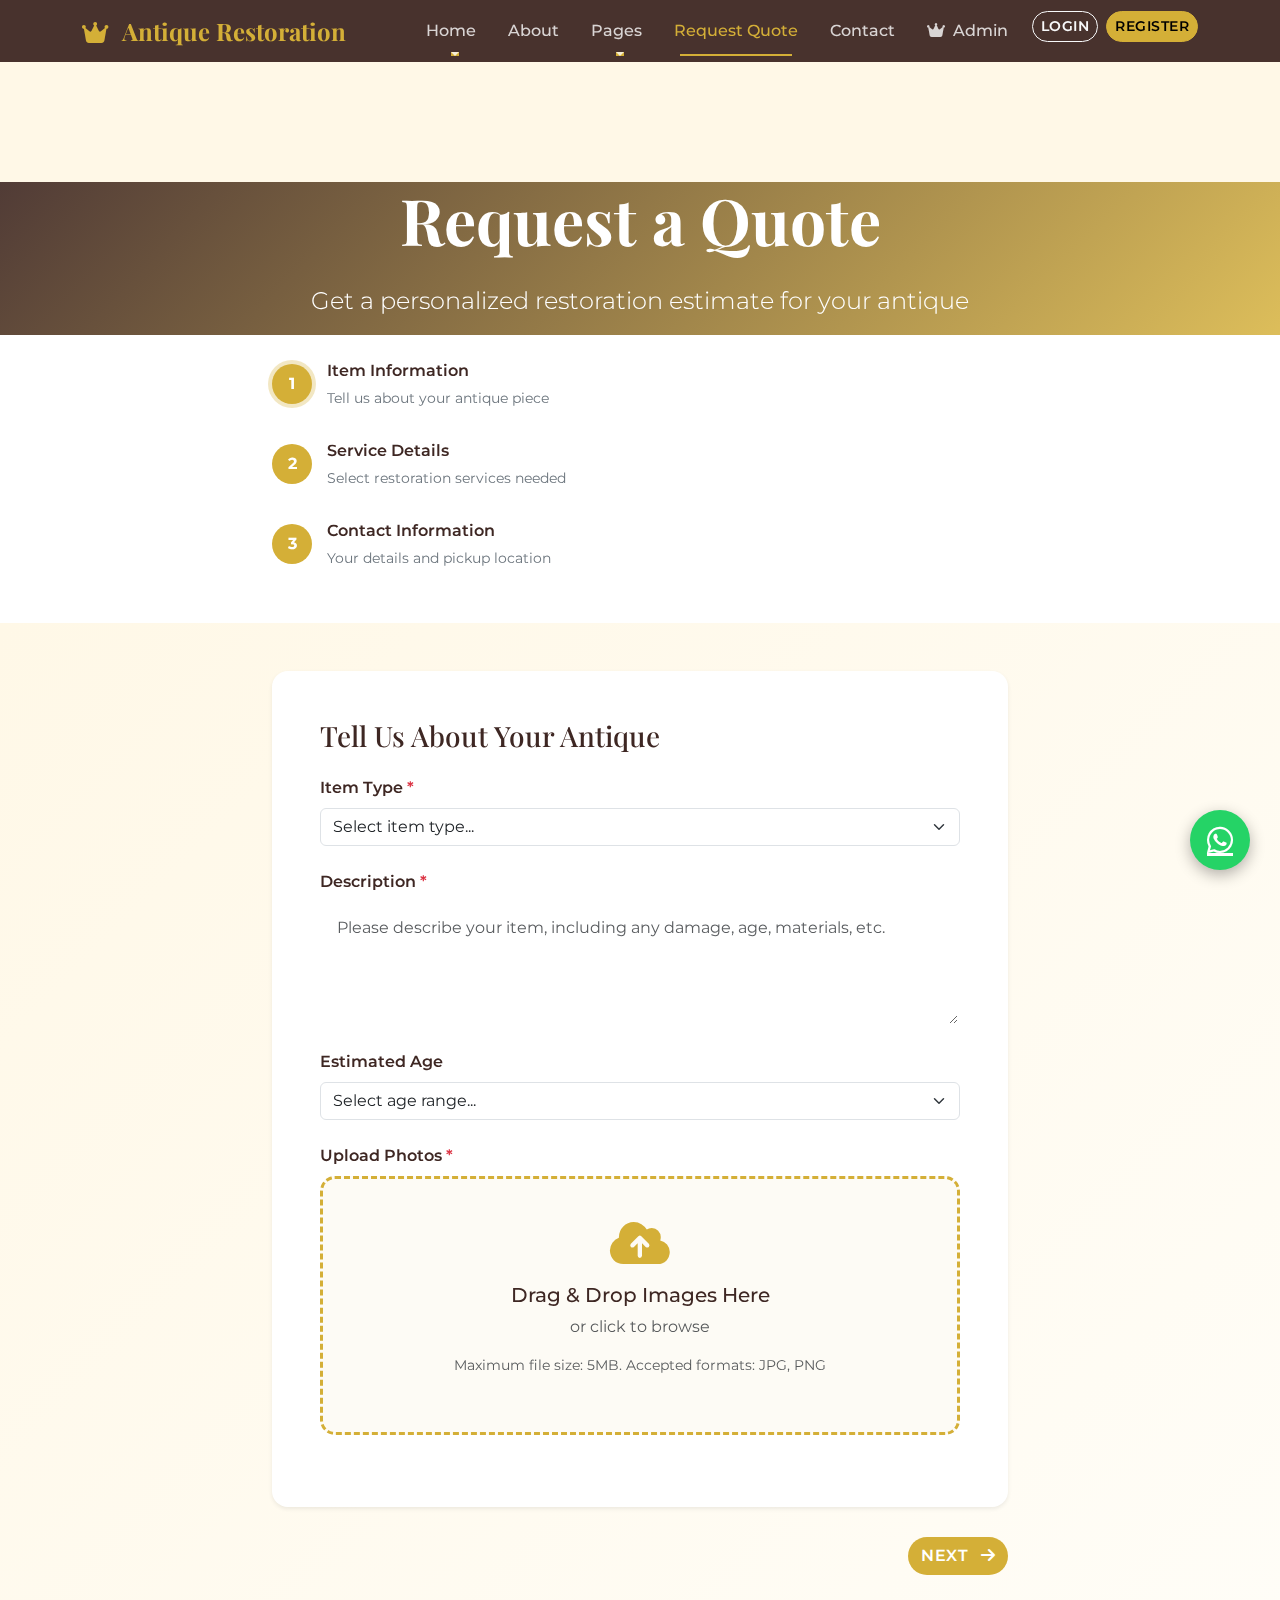
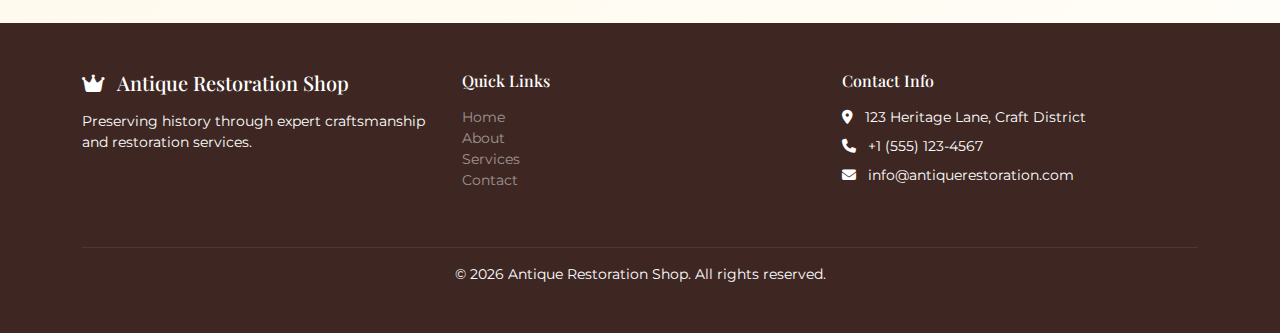
<file: quote.html>
<!DOCTYPE html>
<html lang="en">

<head>
    <meta charset="UTF-8">
    <meta name="viewport" content="width=device-width, initial-scale=1.0">
    <link rel="icon" type="image/svg+xml" href="favicon.svg">
    <title>Request a Quote - Antique Restoration Shop</title>

    <!-- Bootstrap CSS -->
    <link href="https://cdn.jsdelivr.net/npm/bootstrap@5.3.0/dist/css/bootstrap.min.css" rel="stylesheet">
    <!-- Font Awesome -->
    <link rel="stylesheet" href="https://cdnjs.cloudflare.com/ajax/libs/font-awesome/6.4.0/css/all.min.css">
    <!-- AOS Animation -->
    <link href="https://unpkg.com/aos@2.3.1/dist/aos.css" rel="stylesheet">
    <!-- Custom CSS -->
    <link rel="stylesheet" href="css/styles.css">


    <style>
        .quote-hero {
            background: linear-gradient(135deg, rgba(62, 39, 35, 0.9) 0%, rgba(212, 175, 55, 0.8) 100%),
                url('https://picsum.photos/seed/quote-hero/1920/600') center/cover;
        }

        .form-section {
            background: linear-gradient(135deg, #FFF8E7 0%, #FFFDF7 100%);
        }

        .upload-area {
            border: 3px dashed #D4AF37;
            border-radius: 15px;
            padding: 40px;
            text-align: center;
            transition: all 0.3s ease;
            cursor: pointer;
            background: rgba(212, 175, 55, 0.05);
        }

        .upload-area:hover {
            background: rgba(212, 175, 55, 0.1);
            border-color: #3E2723;
        }

        .upload-area.dragover {
            background: rgba(212, 175, 55, 0.2);
            border-color: #3E2723;
            transform: scale(1.02);
        }

        .file-preview {
            position: relative;
            display: inline-block;
            margin: 10px;
            border-radius: 10px;
            overflow: hidden;
            box-shadow: 0 4px 10px rgba(0, 0, 0, 0.1);
        }

        .file-preview img {
            width: 150px;
            height: 150px;
            object-fit: cover;
        }

        .file-remove {
            position: absolute;
            top: 5px;
            right: 5px;
            background: #dc3545;
            color: white;
            border: none;
            border-radius: 50%;
            width: 25px;
            height: 25px;
            cursor: pointer;
            display: flex;
            align-items: center;
            justify-content: center;
        }

        .form-control:focus,
        .form-select:focus {
            border-color: #D4AF37;
            box-shadow: 0 0 0 0.2rem rgba(212, 175, 55, 0.25);
        }

        .form-label {
            font-weight: 600;
            color: #3E2723;
            margin-bottom: 0.5rem;
        }

        .required {
            color: #dc3545;
        }

        .progress-step {
            display: flex;
            align-items: center;
            margin-bottom: 30px;
        }

        .step-number {
            width: 40px;
            height: 40px;
            border-radius: 50%;
            background: #D4AF37;
            color: white;
            display: flex;
            align-items: center;
            justify-content: center;
            font-weight: bold;
            margin-right: 15px;
        }

        .step-number.completed {
            background: #28a745;
        }

        .step-number.active {
            background: #D4AF37;
            box-shadow: 0 0 0 4px rgba(212, 175, 55, 0.3);
        }

        .step-content {
            flex: 1;
        }

        .step-title {
            font-weight: 600;
            color: #3E2723;
            margin-bottom: 5px;
        }

        .step-description {
            color: #6c757d;
            font-size: 14px;
        }

        .service-option {
            border: 2px solid #e0e0e0;
            border-radius: 10px;
            padding: 20px;
            margin-bottom: 15px;
            cursor: pointer;
            transition: all 0.3s ease;
        }

        .service-option:hover {
            border-color: #D4AF37;
            background: rgba(212, 175, 55, 0.05);
        }

        .service-option.selected {
            border-color: #D4AF37;
            background: rgba(212, 175, 55, 0.1);
        }

        .budget-range {
            appearance: none;
            width: 100%;
            height: 8px;
            border-radius: 5px;
            background: #e0e0e0;
            outline: none;
            transition: background 0.3s;
        }

        .budget-range::-webkit-slider-thumb {
            appearance: none;
            width: 20px;
            height: 20px;
            border-radius: 50%;
            background: #D4AF37;
            cursor: pointer;
        }

        .budget-range::-moz-range-thumb {
            width: 20px;
            height: 20px;
            border-radius: 50%;
            background: #D4AF37;
            cursor: pointer;
        }

        .form-wizard {
            display: none;
        }

        .form-wizard.active {
            display: block;
        }

        .wizard-buttons {
            display: flex;
            justify-content: space-between;
            margin-top: 30px;
        }

        .success-message {
            display: none;
            text-align: center;
            padding: 40px;
        }

        .success-icon {
            font-size: 80px;
            color: #28a745;
            margin-bottom: 20px;
        }
    </style>
</head>

<body class="bg-cream-white">

    <!-- Navigation -->
    <nav class="navbar navbar-expand-lg navbar-dark fixed-top" style="background-color: #3E2723;">
        <div class="container">
            <a class="navbar-brand fw-bold" href="index.html"
                style="font-family: 'Playfair Display', serif; font-size: 1.5rem; color: #D4AF37 !important;">
                <i class="fas fa-crown me-2" style="color: #D4AF37;"></i>
                Antique Restoration
            </a>
            <button class="navbar-toggler" type="button" data-bs-toggle="collapse" data-bs-target="#navbarNav">
                <span class="navbar-toggler-icon"></span>
            </button>
            <div class="collapse navbar-collapse" id="navbarNav">
                <ul class="navbar-nav ms-auto">
                    <li class="nav-item dropdown">
                        <a class="nav-link dropdown-toggle" href="#" id="homeDropdown" role="button"
                            data-bs-toggle="dropdown" aria-expanded="false">
                            Home
                        </a>
                        <ul class="dropdown-menu" aria-labelledby="homeDropdown">
                            <li><a class="dropdown-item" href="index.html">Home1</a></li>
                            <li><a class="dropdown-item" href="index-modern.html">Home2</a></li>
                        </ul>
                    </li>
                    <li class="nav-item">
                        <a class="nav-link" href="about.html">About</a>
                    </li>
                    <li class="nav-item dropdown">
                        <a class="nav-link dropdown-toggle" href="#" id="pagesDropdown" role="button"
                            data-bs-toggle="dropdown" aria-expanded="false">
                            Pages
                        </a>
                        <ul class="dropdown-menu" aria-labelledby="pagesDropdown">
                            <li><a class="dropdown-item" href="services.html">Services</a></li>
                            <li><a class="dropdown-item" href="process.html">Process</a></li>
                            <li><a class="dropdown-item" href="gallery.html">Gallery</a></li>
                        </ul>
                    </li>
                    <li class="nav-item">
                        <a class="nav-link active" href="quote.html">Request Quote</a>
                    </li>
                    <li class="nav-item">
                        <a class="nav-link" href="contact.html">Contact</a>
                    </li>
                    <li class="nav-item">
                        <a class="nav-link" href="admin.html">
                            <i class="fas fa-crown me-1"></i>
                            Admin
                        </a>
                    </li>
                    <li class="nav-item">
                        <a class="btn btn-outline-light btn-sm ms-2" href="login.html">Login</a>
                    </li>
                    <li class="nav-item">
                        <a class="btn btn-warning btn-sm ms-2" href="register.html"
                            style="background-color: var(--antique-gold); border-color: var(--antique-gold);">Register</a>
                    </li>
                </ul>
            </div>
        </div>
    </nav>

    <!-- Hero Section -->
    <section class="quote-hero vh-50 d-flex align-items-center" style="margin-top: 30px;">
        <div class="container">
            <div class="row">
                <div class="col-lg-8 mx-auto text-center text-white" data-aos="fade-up">
                    <h1 class="display-3 font-playfair fw-bold mb-4">
                        Request a Quote
                    </h1>
                    <p class="lead fs-4">
                        Get a personalized restoration estimate for your antique
                    </p>
                </div>
            </div>
        </div>
    </section>

    <!-- Progress Steps -->
    <section class="py-4 bg-white">
        <div class="container">
            <div class="row justify-content-center">
                <div class="col-lg-8">
                    <div class="progress-step" data-aos="fade-up" data-aos-delay="100">
                        <div class="step-number active" id="step1Indicator">1</div>
                        <div class="step-content">
                            <div class="step-title">Item Information</div>
                            <div class="step-description">Tell us about your antique piece</div>
                        </div>
                    </div>
                    <div class="progress-step" data-aos="fade-up" data-aos-delay="200">
                        <div class="step-number" id="step2Indicator">2</div>
                        <div class="step-content">
                            <div class="step-title">Service Details</div>
                            <div class="step-description">Select restoration services needed</div>
                        </div>
                    </div>
                    <div class="progress-step" data-aos="fade-up" data-aos-delay="300">
                        <div class="step-number" id="step3Indicator">3</div>
                        <div class="step-content">
                            <div class="step-title">Contact Information</div>
                            <div class="step-description">Your details and pickup location</div>
                        </div>
                    </div>
                </div>
            </div>
        </div>
    </section>

    <!-- Quote Form -->
    <section class="form-section py-5">
        <div class="container">
            <div class="row justify-content-center">
                <div class="col-lg-8">
                    <form id="quoteForm" class="needs-validation" novalidate>

                        <!-- Step 1: Item Information -->
                        <div class="form-wizard active" id="step1">
                            <div class="bg-white rounded-4 p-5 shadow-sm" data-aos="fade-up">
                                <h3 class="font-playfair mb-4">Tell Us About Your Antique</h3>

                                <div class="mb-4">
                                    <label for="itemType" class="form-label">Item Type <span
                                            class="required">*</span></label>
                                    <select class="form-select" id="itemType" required>
                                        <option value="">Select item type...</option>
                                        <option value="chair">Chair</option>
                                        <option value="table">Table</option>
                                        <option value="cabinet">Cabinet</option>
                                        <option value="clock">Clock</option>
                                        <option value="lamp">Lamp</option>
                                        <option value="mirror">Mirror</option>
                                        <option value="other">Other</option>
                                    </select>
                                    <div class="invalid-feedback">Please select an item type.</div>
                                </div>

                                <div class="mb-4">
                                    <label for="itemDescription" class="form-label">Description <span
                                            class="required">*</span></label>
                                    <textarea class="form-control" id="itemDescription" rows="4"
                                        placeholder="Please describe your item, including any damage, age, materials, etc."
                                        required></textarea>
                                    <div class="invalid-feedback">Please provide a description of your item.</div>
                                </div>

                                <div class="mb-4">
                                    <label for="itemAge" class="form-label">Estimated Age</label>
                                    <select class="form-select" id="itemAge">
                                        <option value="">Select age range...</option>
                                        <option value="0-50">0-50 years</option>
                                        <option value="50-100">50-100 years</option>
                                        <option value="100-200">100-200 years</option>
                                        <option value="200+">200+ years</option>
                                        <option value="unknown">Unknown</option>
                                    </select>
                                </div>

                                <div class="mb-4">
                                    <label class="form-label">Upload Photos <span class="required">*</span></label>
                                    <div class="upload-area" id="uploadArea">
                                        <i class="fas fa-cloud-upload-alt fa-3x mb-3" style="color: #D4AF37;"></i>
                                        <h5>Drag & Drop Images Here</h5>
                                        <p class="text-muted">or click to browse</p>
                                        <p class="small text-muted">Maximum file size: 5MB. Accepted formats: JPG, PNG
                                        </p>
                                        <input type="file" id="fileInput" multiple accept="image/*"
                                            style="display: none;">
                                    </div>
                                    <div id="filePreview" class="mt-3"></div>
                                    <div class="invalid-feedback">Please upload at least one photo.</div>
                                </div>
                            </div>
                        </div>

                        <!-- Step 2: Service Details -->
                        <div class="form-wizard" id="step2">
                            <div class="bg-white rounded-4 p-5 shadow-sm" data-aos="fade-up">
                                <h3 class="font-playfair mb-4">Select Services Needed</h3>

                                <div class="service-option" data-service="structural">
                                    <div class="d-flex align-items-center">
                                        <input type="checkbox" class="form-check-input me-3" id="structural">
                                        <div>
                                            <h6 class="mb-1">Structural Repairs</h6>
                                            <small class="text-muted">Fix broken joints, cracks, and structural
                                                damage</small>
                                        </div>
                                    </div>
                                </div>

                                <div class="service-option" data-service="refinishing">
                                    <div class="d-flex align-items-center">
                                        <input type="checkbox" class="form-check-input me-3" id="refinishing">
                                        <div>
                                            <h6 class="mb-1">Refinishing</h6>
                                            <small class="text-muted">Strip, sand, stain, and refinish surfaces</small>
                                        </div>
                                    </div>
                                </div>

                                <div class="service-option" data-service="upholstery">
                                    <div class="d-flex align-items-center">
                                        <input type="checkbox" class="form-check-input me-3" id="upholstery">
                                        <div>
                                            <h6 class="mb-1">Upholstery Work</h6>
                                            <small class="text-muted">Replace fabric, springs, and cushioning</small>
                                        </div>
                                    </div>
                                </div>

                                <div class="service-option" data-service="metal">
                                    <div class="d-flex align-items-center">
                                        <input type="checkbox" class="form-check-input me-3" id="metal">
                                        <div>
                                            <h6 class="mb-1">Metal Restoration</h6>
                                            <small class="text-muted">Polish, repair, or replace metal
                                                components</small>
                                        </div>
                                    </div>
                                </div>

                                <div class="mb-4 mt-4">
                                    <label for="urgency" class="form-label">Timeline</label>
                                    <select class="form-select" id="urgency">
                                        <option value="flexible">Flexible (2-3 months)</option>
                                        <option value="standard">Standard (4-6 weeks)</option>
                                        <option value="urgent">Urgent (2-3 weeks)</option>
                                        <option value="express">Express (1 week)</option>
                                    </select>
                                </div>

                                <div class="mb-4">
                                    <label for="budget" class="form-label">Budget Range</label>
                                    <input type="range" class="budget-range" id="budget" min="100" max="10000"
                                        value="1000" step="100">
                                    <div class="d-flex justify-content-between">
                                        <small>$100</small>
                                        <span id="budgetValue" class="fw-bold" style="color: #D4AF37;">$1,000</span>
                                        <small>$10,000+</small>
                                    </div>
                                </div>
                            </div>
                        </div>

                        <!-- Step 3: Contact Information -->
                        <div class="form-wizard" id="step3">
                            <div class="bg-white rounded-4 p-5 shadow-sm" data-aos="fade-up">
                                <h3 class="font-playfair mb-4">Your Information</h3>

                                <div class="row">
                                    <div class="col-md-6 mb-4">
                                        <label for="firstName" class="form-label">First Name <span
                                                class="required">*</span></label>
                                        <input type="text" class="form-control" id="firstName" required>
                                        <div class="invalid-feedback">Please enter your first name.</div>
                                    </div>
                                    <div class="col-md-6 mb-4">
                                        <label for="lastName" class="form-label">Last Name <span
                                                class="required">*</span></label>
                                        <input type="text" class="form-control" id="lastName" required>
                                        <div class="invalid-feedback">Please enter your last name.</div>
                                    </div>
                                </div>

                                <div class="mb-4">
                                    <label for="email" class="form-label">Email Address <span
                                            class="required">*</span></label>
                                    <input type="email" class="form-control" id="email" required>
                                    <div class="invalid-feedback">Please enter a valid email address.</div>
                                </div>

                                <div class="mb-4">
                                    <label for="phone" class="form-label">Phone Number <span
                                            class="required">*</span></label>
                                    <input type="tel" class="form-control" id="phone" required>
                                    <div class="invalid-feedback">Please enter your phone number.</div>
                                </div>

                                <div class="mb-4">
                                    <label for="pickupLocation" class="form-label">Pickup Location <span
                                            class="required">*</span></label>
                                    <textarea class="form-control" id="pickupLocation" rows="3"
                                        placeholder="Enter the address where we should pick up the item"
                                        required></textarea>
                                    <div class="invalid-feedback">Please enter a pickup location.</div>
                                </div>

                                <div class="mb-4">
                                    <label for="additionalNotes" class="form-label">Additional Notes</label>
                                    <textarea class="form-control" id="additionalNotes" rows="3"
                                        placeholder="Any other information you'd like to share..."></textarea>
                                </div>

                                <div class="mb-4">
                                    <div class="form-check">
                                        <input type="checkbox" class="form-check-input" id="consent" required>
                                        <label class="form-check-label" for="consent">
                                            I consent to being contacted about my restoration request and agree to the
                                            terms of service.
                                        </label>
                                        <div class="invalid-feedback">You must agree to the terms to continue.</div>
                                    </div>
                                </div>
                            </div>
                        </div>

                        <!-- Success Message -->
                        <div class="success-message" id="successMessage">
                            <div class="success-icon">
                                <i class="fas fa-check-circle"></i>
                            </div>
                            <h3 class="font-playfair mb-3">Quote Request Submitted!</h3>
                            <p class="lead">Thank you for your interest in our restoration services.</p>
                            <p>We'll review your request and contact you within 24 hours with a detailed quote.</p>
                            <a href="index.html" class="btn btn-lg mt-3"
                                style="background-color: #D4AF37; color: white;">
                                Return to Home
                            </a>
                        </div>

                        <!-- Wizard Navigation -->
                        <div class="wizard-buttons">
                            <button type="button" class="btn btn-outline-secondary" id="prevBtn" style="display: none;">
                                <i class="fas fa-arrow-left me-2"></i> Previous
                            </button>
                            <button type="button" class="btn ms-auto" id="nextBtn"
                                style="background-color: #D4AF37; color: white;">
                                Next <i class="fas fa-arrow-right ms-2"></i>
                            </button>
                            <button type="submit" class="btn ms-auto" id="submitBtn"
                                style="background-color: #D4AF37; color: white; display: none;">
                                Submit Quote Request <i class="fas fa-paper-plane ms-2"></i>
                            </button>
                        </div>
                    </form>
                </div>
            </div>
        </div>
    </section>

    <!-- Footer -->
    <footer class="bg-vintage-brown text-white py-5">
        <div class="container">
            <div class="row">
                <div class="col-lg-4 mb-4">
                    <h5 class="font-playfair mb-3">
                        <i class="fas fa-crown text-antique-gold me-2"></i>
                        Antique Restoration Shop
                    </h5>
                    <p class="small">
                        Preserving history through expert craftsmanship and restoration services.
                    </p>
                </div>
                <div class="col-lg-4 mb-4">
                    <h6 class="font-playfair mb-3">Quick Links</h6>
                    <ul class="list-unstyled small">
                        <li><a href="index.html" class="text-white-50 text-decoration-none">Home</a></li>
                        <li><a href="about.html" class="text-white-50 text-decoration-none">About</a></li>
                        <li><a href="services.html" class="text-white-50 text-decoration-none">Services</a></li>
                        <li><a href="contact.html" class="text-white-50 text-decoration-none">Contact</a></li>
                    </ul>
                </div>
                <div class="col-lg-4 mb-4">
                    <h6 class="font-playfair mb-3">Contact Info</h6>
                    <ul class="list-unstyled small">
                        <li class="mb-2">
                            <i class="fas fa-map-marker-alt text-antique-gold me-2"></i>
                            123 Heritage Lane, Craft District
                        </li>
                        <li class="mb-2">
                            <i class="fas fa-phone text-antique-gold me-2"></i>
                            +1 (555) 123-4567
                        </li>
                        <li class="mb-2">
                            <i class="fas fa-envelope text-antique-gold me-2"></i>
                            info@antiquerestoration.com
                        </li>
                    </ul>
                </div>
            </div>
            <hr class="border-secondary">
            <div class="text-center small">
                <p class="mb-0">&copy; 2026 Antique Restoration Shop. All rights reserved.</p>
            </div>
        </div>
    </footer>

    <!-- Scripts -->
    <script src="https://cdn.jsdelivr.net/npm/bootstrap@5.3.0/dist/js/bootstrap.bundle.min.js"></script>
    <script src="https://unpkg.com/aos@2.3.1/dist/aos.js"></script>
    <script src="https://code.jquery.com/jquery-3.6.0.min.js"></script>
    <script src="js/main.js"></script>

    <script>
        let currentStep = 1;
        const totalSteps = 3;
        const uploadedFiles = [];

        $(document).ready(function () {
            // File upload functionality
            const uploadArea = $('#uploadArea');
            const fileInput = $('#fileInput');
            const filePreview = $('#filePreview');

            uploadArea.on('click', function () {
                fileInput.click();
            });

            uploadArea.on('dragover', function (e) {
                e.preventDefault();
                $(this).addClass('dragover');
            });

            uploadArea.on('dragleave', function (e) {
                e.preventDefault();
                $(this).removeClass('dragover');
            });

            uploadArea.on('drop', function (e) {
                e.preventDefault();
                $(this).removeClass('dragover');
                handleFiles(e.originalEvent.dataTransfer.files);
            });

            fileInput.on('change', function (e) {
                handleFiles(e.target.files);
            });

            function handleFiles(files) {
                for (let file of files) {
                    if (file.type.startsWith('image/') && file.size <= 5 * 1024 * 1024) {
                        const reader = new FileReader();
                        reader.onload = function (e) {
                            const fileId = Date.now() + Math.random();
                            uploadedFiles.push({
                                id: fileId,
                                file: file,
                                url: e.target.result
                            });

                            const preview = $(`
                                <div class="file-preview" data-file-id="${fileId}">
                                    <img src="${e.target.result}" alt="Preview">
                                    <button type="button" class="file-remove">
                                        <i class="fas fa-times"></i>
                                    </button>
                                </div>
                            `);

                            filePreview.append(preview);
                        };
                        reader.readAsDataURL(file);
                    }
                }
            }

            filePreview.on('click', '.file-remove', function () {
                const fileId = $(this).parent().data('file-id');
                uploadedFiles = uploadedFiles.filter(f => f.id !== fileId);
                $(this).parent().remove();
            });

            // Budget range slider
            $('#budget').on('input', function () {
                const value = $(this).val();
                $('#budgetValue').text('$' + parseInt(value).toLocaleString());
            });

            // Service options
            $('.service-option').on('click', function () {
                const checkbox = $(this).find('input[type="checkbox"]');
                checkbox.prop('checked', !checkbox.prop('checked'));
                $(this).toggleClass('selected', checkbox.prop('checked'));
            });

            // Wizard navigation
            $('#nextBtn').on('click', function () {
                if (validateStep(currentStep)) {
                    if (currentStep < totalSteps) {
                        showStep(currentStep + 1);
                    }
                }
            });

            $('#prevBtn').on('click', function () {
                if (currentStep > 1) {
                    showStep(currentStep - 1);
                }
            });

            function showStep(step) {
                $('.form-wizard').removeClass('active');
                $('#step' + step).addClass('active');

                $('.step-number').removeClass('active completed');
                for (let i = 1; i <= step; i++) {
                    if (i < step) {
                        $('#step' + i + 'Indicator').addClass('completed');
                    } else {
                        $('#step' + i + 'Indicator').addClass('active');
                    }
                }

                currentStep = step;
                updateWizardButtons();
            }

            function updateWizardButtons() {
                $('#prevBtn').toggle(currentStep > 1);
                $('#nextBtn').toggle(currentStep < totalSteps);
                $('#submitBtn').toggle(currentStep === totalSteps);
            }

            function validateStep(step) {
                let isValid = true;
                const currentStepElement = $('#step' + step);

                if (step === 1) {
                    const itemType = $('#itemType').val();
                    const description = $('#itemDescription').val();

                    if (!itemType) {
                        $('#itemType').addClass('is-invalid');
                        isValid = false;
                    } else {
                        $('#itemType').removeClass('is-invalid');
                    }

                    if (!description.trim()) {
                        $('#itemDescription').addClass('is-invalid');
                        isValid = false;
                    } else {
                        $('#itemDescription').removeClass('is-invalid');
                    }

                    if (uploadedFiles.length === 0) {
                        isValid = false;
                        alert('Please upload at least one photo of your item.');
                    }
                }

                if (step === 2) {
                    const servicesSelected = $('.service-option input:checked').length;
                    if (servicesSelected === 0) {
                        alert('Please select at least one service.');
                        isValid = false;
                    }
                }

                if (step === 3) {
                    const form = $('#quoteForm')[0];
                    isValid = form.checkValidity();

                    if (!isValid) {
                        form.classList.add('was-validated');
                    }
                }

                return isValid;
            }

            // Form submission
            $('#quoteForm').on('submit', function (e) {
                e.preventDefault();

                if (validateStep(currentStep)) {
                    // Show success message
                    $('.form-wizard, .wizard-buttons').hide();
                    $('#successMessage').fadeIn();

                    // Scroll to top
                    $('html, body').animate({
                        scrollTop: $('.quote-hero').offset().top
                    }, 500);

                    // Here you would normally send the data to your server
                    console.log('Form submitted with data:', {
                        itemType: $('#itemType').val(),
                        description: $('#itemDescription').val(),
                        files: uploadedFiles,
                        services: $('.service-option input:checked').map(function () {
                            return $(this).closest('.service-option').data('service');
                        }).get(),
                        contactInfo: {
                            firstName: $('#firstName').val(),
                            lastName: $('#lastName').val(),
                            email: $('#email').val(),
                            phone: $('#phone').val(),
                            pickupLocation: $('#pickupLocation').val()
                        }
                    });
                }
            });
        });
    </script>
</body>

</html>
</file>
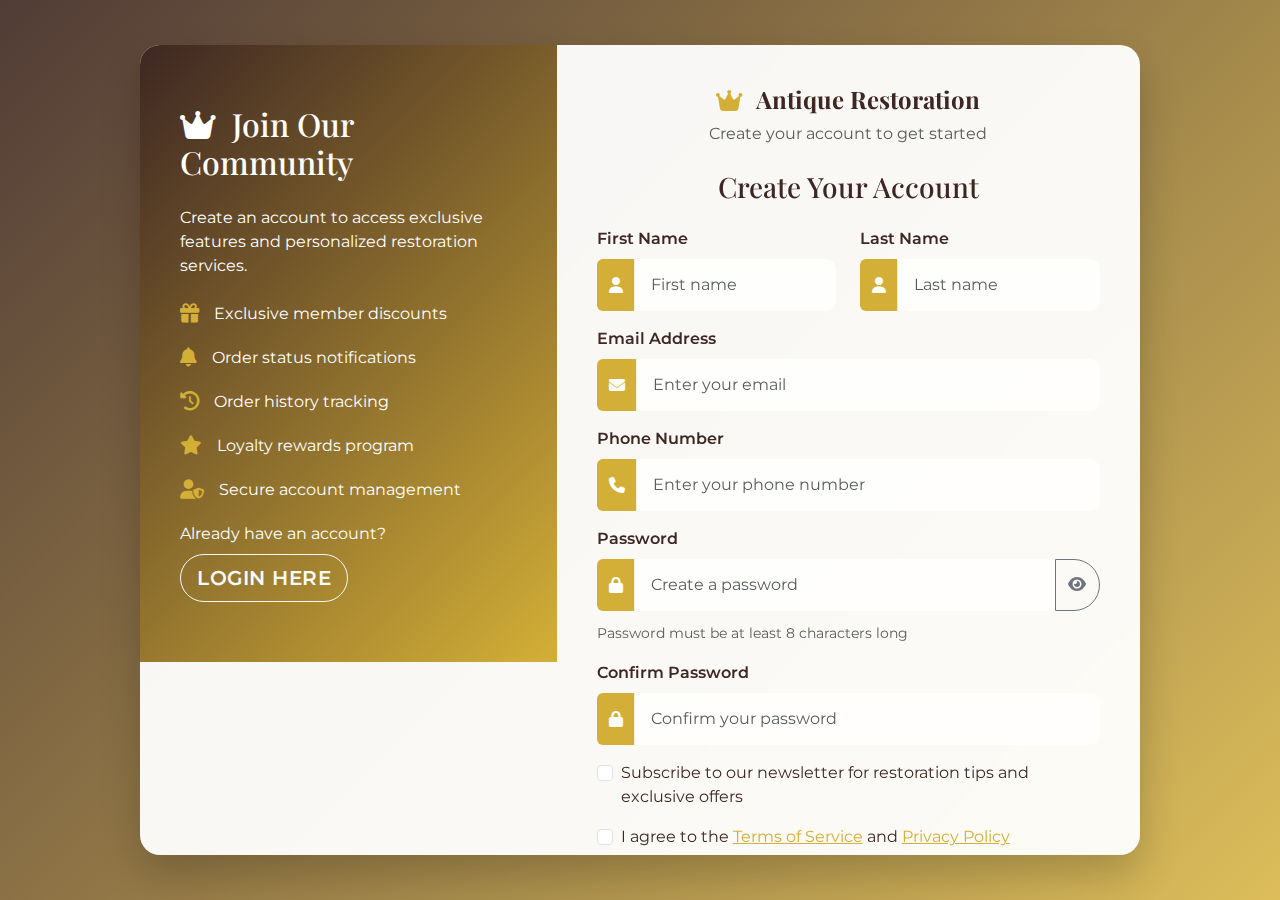
<file: register.html>
<!DOCTYPE html>
<html lang="en">

<head>
    <meta charset="UTF-8">
    <meta name="viewport" content="width=device-width, initial-scale=1.0">
    <link rel="icon" type="image/svg+xml" href="favicon.svg">
    <title>Register - Antique Restoration Shop</title>

    <!-- Bootstrap CSS -->
    <link href="https://cdn.jsdelivr.net/npm/bootstrap@5.3.0/dist/css/bootstrap.min.css" rel="stylesheet">
    <!-- Font Awesome -->
    <link rel="stylesheet" href="https://cdnjs.cloudflare.com/ajax/libs/font-awesome/6.4.0/css/all.min.css">
    <!-- Custom CSS -->
    <link rel="stylesheet" href="css/styles.css">

    <style>
        html,
        body {
            margin: 0 !important;
            padding: 0 !important;
            width: 100% !important;
            height: 100% !important;
        }

        .register-section {
            min-height: 100vh;
            background: linear-gradient(135deg, rgba(62, 39, 35, 0.9) 0%, rgba(212, 175, 55, 0.8) 100%),
                url('https://picsum.photos/seed/antique-craft/1920/1080') center/cover;
            background-attachment: fixed;
            display: flex;
            align-items: center;
            justify-content: center;
            padding: 20px;
        }

        .register-card {
            background: rgba(255, 255, 255, 0.95);
            backdrop-filter: blur(10px);
            border-radius: 20px;
            box-shadow: 0 20px 40px rgba(0, 0, 0, 0.2);
            overflow: hidden;
            max-width: 1000px;
            width: 100%;
        }

        .register-left {
            background: linear-gradient(135deg, var(--vintage-brown) 0%, var(--antique-gold) 100%);
            color: white;
            padding: 60px 40px;
            display: flex;
            flex-direction: column;
            justify-content: center;
        }

        .register-right {
            padding: 40px;
            max-height: 90vh;
            overflow-y: auto;
        }

        .brand-link:hover h4 {
            color: var(--antique-gold) !important;
            transition: color 0.3s ease;
        }

        .form-control {
            border: 2px solid transparent;
            border-radius: 10px;
            padding: 12px 15px;
            transition: all 0.3s ease;
            background: rgba(255, 255, 255, 0.8);
        }

        .form-control:focus {
            border-color: var(--antique-gold);
            box-shadow: 0 0 0 0.2rem rgba(212, 175, 55, 0.25);
            background: white;
        }

        .btn-register {
            background: linear-gradient(135deg, var(--vintage-brown) 0%, var(--antique-gold) 100%);
            border: none;
            border-radius: 50px;
            padding: 12px 30px;
            font-weight: 600;
            color: white;
            transition: all 0.3s ease;
        }

        .btn-register:hover {
            transform: translateY(-2px);
            box-shadow: 0 10px 20px rgba(0, 0, 0, 0.2);
            color: white;
        }

        .social-register {
            display: flex;
            gap: 15px;
            margin-top: 20px;
        }

        .social-btn {
            flex: 1;
            padding: 10px;
            border: 2px solid #e0e0e0;
            border-radius: 10px;
            background: white;
            color: #333;
            text-decoration: none;
            transition: all 0.3s ease;
            display: flex;
            align-items: center;
            justify-content: center;
            gap: 8px;
        }

        .social-btn:hover {
            border-color: var(--antique-gold);
            color: var(--antique-gold);
            transform: translateY(-2px);
        }

        .benefit-item {
            display: flex;
            align-items: center;
            margin-bottom: 20px;
        }

        .benefit-item i {
            font-size: 1.2rem;
            margin-right: 15px;
            color: var(--antique-gold);
        }

        .password-strength {
            height: 5px;
            border-radius: 3px;
            margin-top: 5px;
            transition: all 0.3s ease;
        }

        .strength-weak {
            background-color: #dc3545;
            width: 33%;
        }

        .strength-medium {
            background-color: #ffc107;
            width: 66%;
        }

        .strength-strong {
            background-color: #28a745;
            width: 100%;
        }

        @media (max-width: 768px) {
            .register-left {
                padding: 40px 30px;
            }

            .register-right {
                padding: 30px 20px;
            }
        }
    </style>
</head>

<body>

    <!-- Register Section -->
    <section class="register-section" style="margin-top: 0;">
        <div class="register-card">
            <div class="row g-0">
                <!-- Left Side -->
                <div class="col-lg-5">
                    <div class="register-left">
                        <h2 class="mb-4" style="font-family: 'Playfair Display', serif;">
                            <i class="fas fa-crown me-2"></i>
                            Join Our Community
                        </h2>
                        <p class="mb-4">Create an account to access exclusive features and personalized restoration
                            services.</p>

                        <div class="benefit-item">
                            <i class="fas fa-gift"></i>
                            <span>Exclusive member discounts</span>
                        </div>
                        <div class="benefit-item">
                            <i class="fas fa-bell"></i>
                            <span>Order status notifications</span>
                        </div>
                        <div class="benefit-item">
                            <i class="fas fa-history"></i>
                            <span>Order history tracking</span>
                        </div>
                        <div class="benefit-item">
                            <i class="fas fa-star"></i>
                            <span>Loyalty rewards program</span>
                        </div>
                        <div class="benefit-item">
                            <i class="fas fa-user-shield"></i>
                            <span>Secure account management</span>
                        </div>

                        <div class="mt-auto">
                            <p class="mb-0">Already have an account?</p>
                            <a href="login.html" class="btn btn-outline-light btn-lg rounded-pill mt-2">
                                Login Here
                            </a>
                        </div>
                    </div>
                </div>

                <!-- Right Side -->
                <div class="col-lg-7">
                    <div class="register-right">
                        <div class="text-center mb-4">
                            <a href="index.html" class="text-decoration-none brand-link">
                                <h4 class="fw-bold"
                                    style="font-family: 'Playfair Display', serif; color: var(--vintage-brown);">
                                    <i class="fas fa-crown me-2" style="color: var(--antique-gold);"></i>
                                    Antique Restoration
                                </h4>
                            </a>
                            <p class="text-muted">Create your account to get started</p>
                        </div>

                        <h3 class="mb-4 text-center"
                            style="font-family: 'Playfair Display', serif; color: var(--vintage-brown);">
                            Create Your Account
                        </h3>

                        <form id="registerForm">
                            <div class="row">
                                <div class="col-md-6 mb-3">
                                    <label for="firstName" class="form-label">First Name</label>
                                    <div class="input-group">
                                        <span class="input-group-text"
                                            style="background-color: var(--antique-gold); color: white; border: none;">
                                            <i class="fas fa-user"></i>
                                        </span>
                                        <input type="text" class="form-control" id="firstName" placeholder="First name"
                                            required>
                                    </div>
                                </div>
                                <div class="col-md-6 mb-3">
                                    <label for="lastName" class="form-label">Last Name</label>
                                    <div class="input-group">
                                        <span class="input-group-text"
                                            style="background-color: var(--antique-gold); color: white; border: none;">
                                            <i class="fas fa-user"></i>
                                        </span>
                                        <input type="text" class="form-control" id="lastName" placeholder="Last name"
                                            required>
                                    </div>
                                </div>
                            </div>

                            <div class="mb-3">
                                <label for="email" class="form-label">Email Address</label>
                                <div class="input-group">
                                    <span class="input-group-text"
                                        style="background-color: var(--antique-gold); color: white; border: none;">
                                        <i class="fas fa-envelope"></i>
                                    </span>
                                    <input type="email" class="form-control" id="email" placeholder="Enter your email"
                                        required>
                                </div>
                            </div>

                            <div class="mb-3">
                                <label for="phone" class="form-label">Phone Number</label>
                                <div class="input-group">
                                    <span class="input-group-text"
                                        style="background-color: var(--antique-gold); color: white; border: none;">
                                        <i class="fas fa-phone"></i>
                                    </span>
                                    <input type="tel" class="form-control" id="phone"
                                        placeholder="Enter your phone number">
                                </div>
                            </div>

                            <div class="mb-3">
                                <label for="password" class="form-label">Password</label>
                                <div class="input-group">
                                    <span class="input-group-text"
                                        style="background-color: var(--antique-gold); color: white; border: none;">
                                        <i class="fas fa-lock"></i>
                                    </span>
                                    <input type="password" class="form-control" id="password"
                                        placeholder="Create a password" required>
                                    <button class="btn btn-outline-secondary" type="button" id="togglePassword">
                                        <i class="fas fa-eye"></i>
                                    </button>
                                </div>
                                <div class="password-strength" id="passwordStrength"></div>
                                <small class="text-muted">Password must be at least 8 characters long</small>
                            </div>

                            <div class="mb-3">
                                <label for="confirmPassword" class="form-label">Confirm Password</label>
                                <div class="input-group">
                                    <span class="input-group-text"
                                        style="background-color: var(--antique-gold); color: white; border: none;">
                                        <i class="fas fa-lock"></i>
                                    </span>
                                    <input type="password" class="form-control" id="confirmPassword"
                                        placeholder="Confirm your password" required>
                                </div>
                            </div>

                            <div class="mb-3">
                                <div class="form-check">
                                    <input class="form-check-input" type="checkbox" id="newsletter">
                                    <label class="form-check-label" for="newsletter">
                                        Subscribe to our newsletter for restoration tips and exclusive offers
                                    </label>
                                </div>
                            </div>

                            <div class="mb-3">
                                <div class="form-check">
                                    <input class="form-check-input" type="checkbox" id="terms" required>
                                    <label class="form-check-label" for="terms">
                                        I agree to the <a href="#" style="color: var(--antique-gold);">Terms of
                                            Service</a> and <a href="#" style="color: var(--antique-gold);">Privacy
                                            Policy</a>
                                    </label>
                                </div>
                            </div>

                            <button type="submit" class="btn btn-register btn-lg w-100 mb-3">
                                <i class="fas fa-user-plus me-2"></i>
                                Create Account
                            </button>
                        </form>

                        <div class="text-center mb-3">
                            <span class="text-muted">Or register with</span>
                        </div>

                        <div class="social-register">
                            <a href="#" class="social-btn">
                                <i class="fab fa-google"></i>
                                Google
                            </a>
                            <a href="#" class="social-btn">
                                <i class="fab fa-facebook-f"></i>
                                Facebook
                            </a>
                        </div>
                    </div>
                </div>
            </div>
        </div>
    </section>

    <!-- Bootstrap JS -->
    <script src="https://cdn.jsdelivr.net/npm/bootstrap@5.3.0/dist/js/bootstrap.bundle.min.js"></script>

    <script>
        // Password strength checker
        document.getElementById('password').addEventListener('input', function () {
            const password = this.value;
            const strengthBar = document.getElementById('passwordStrength');

            if (password.length === 0) {
                strengthBar.className = 'password-strength';
                return;
            }

            let strength = 0;
            if (password.length >= 8) strength++;
            if (password.match(/[a-z]/)) strength++;
            if (password.match(/[A-Z]/)) strength++;
            if (password.match(/[0-9]/)) strength++;
            if (password.match(/[^a-zA-Z0-9]/)) strength++;

            strengthBar.className = 'password-strength';
            if (strength <= 2) {
                strengthBar.classList.add('strength-weak');
            } else if (strength <= 3) {
                strengthBar.classList.add('strength-medium');
            } else {
                strengthBar.classList.add('strength-strong');
            }
        });

        // Toggle password visibility
        document.getElementById('togglePassword').addEventListener('click', function () {
            const passwordInput = document.getElementById('password');
            const icon = this.querySelector('i');

            if (passwordInput.type === 'password') {
                passwordInput.type = 'text';
                icon.classList.remove('fa-eye');
                icon.classList.add('fa-eye-slash');
            } else {
                passwordInput.type = 'password';
                icon.classList.remove('fa-eye-slash');
                icon.classList.add('fa-eye');
            }
        });

        // Form submission
        document.getElementById('registerForm').addEventListener('submit', function (e) {
            e.preventDefault();

            const password = document.getElementById('password').value;
            const confirmPassword = document.getElementById('confirmPassword').value;

            if (password !== confirmPassword) {
                const alertDiv = document.createElement('div');
                alertDiv.className = 'alert alert-danger alert-dismissible fade show';
                alertDiv.innerHTML = `
                    <i class="fas fa-exclamation-triangle me-2"></i>
                    Passwords do not match!
                    <button type="button" class="btn-close" data-bs-dismiss="alert"></button>
                `;
                this.insertBefore(alertDiv, this.firstChild);
                return;
            }

            // Show success message
            const alertDiv = document.createElement('div');
            alertDiv.className = 'alert alert-success alert-dismissible fade show position-fixed top-0 start-50 translate-middle-x mt-5';
            alertDiv.style.zIndex = '9999';
            alertDiv.innerHTML = `
                <i class="fas fa-check-circle me-2"></i>
                Registration successful! Redirecting to login...
                <button type="button" class="btn-close" data-bs-dismiss="alert"></button>
            `;
            document.body.appendChild(alertDiv);

            // Redirect to login after 2 seconds
            setTimeout(() => {
                window.location.href = 'login.html';
            }, 2000);
        });
    </script>
</body>

</html>
</file>
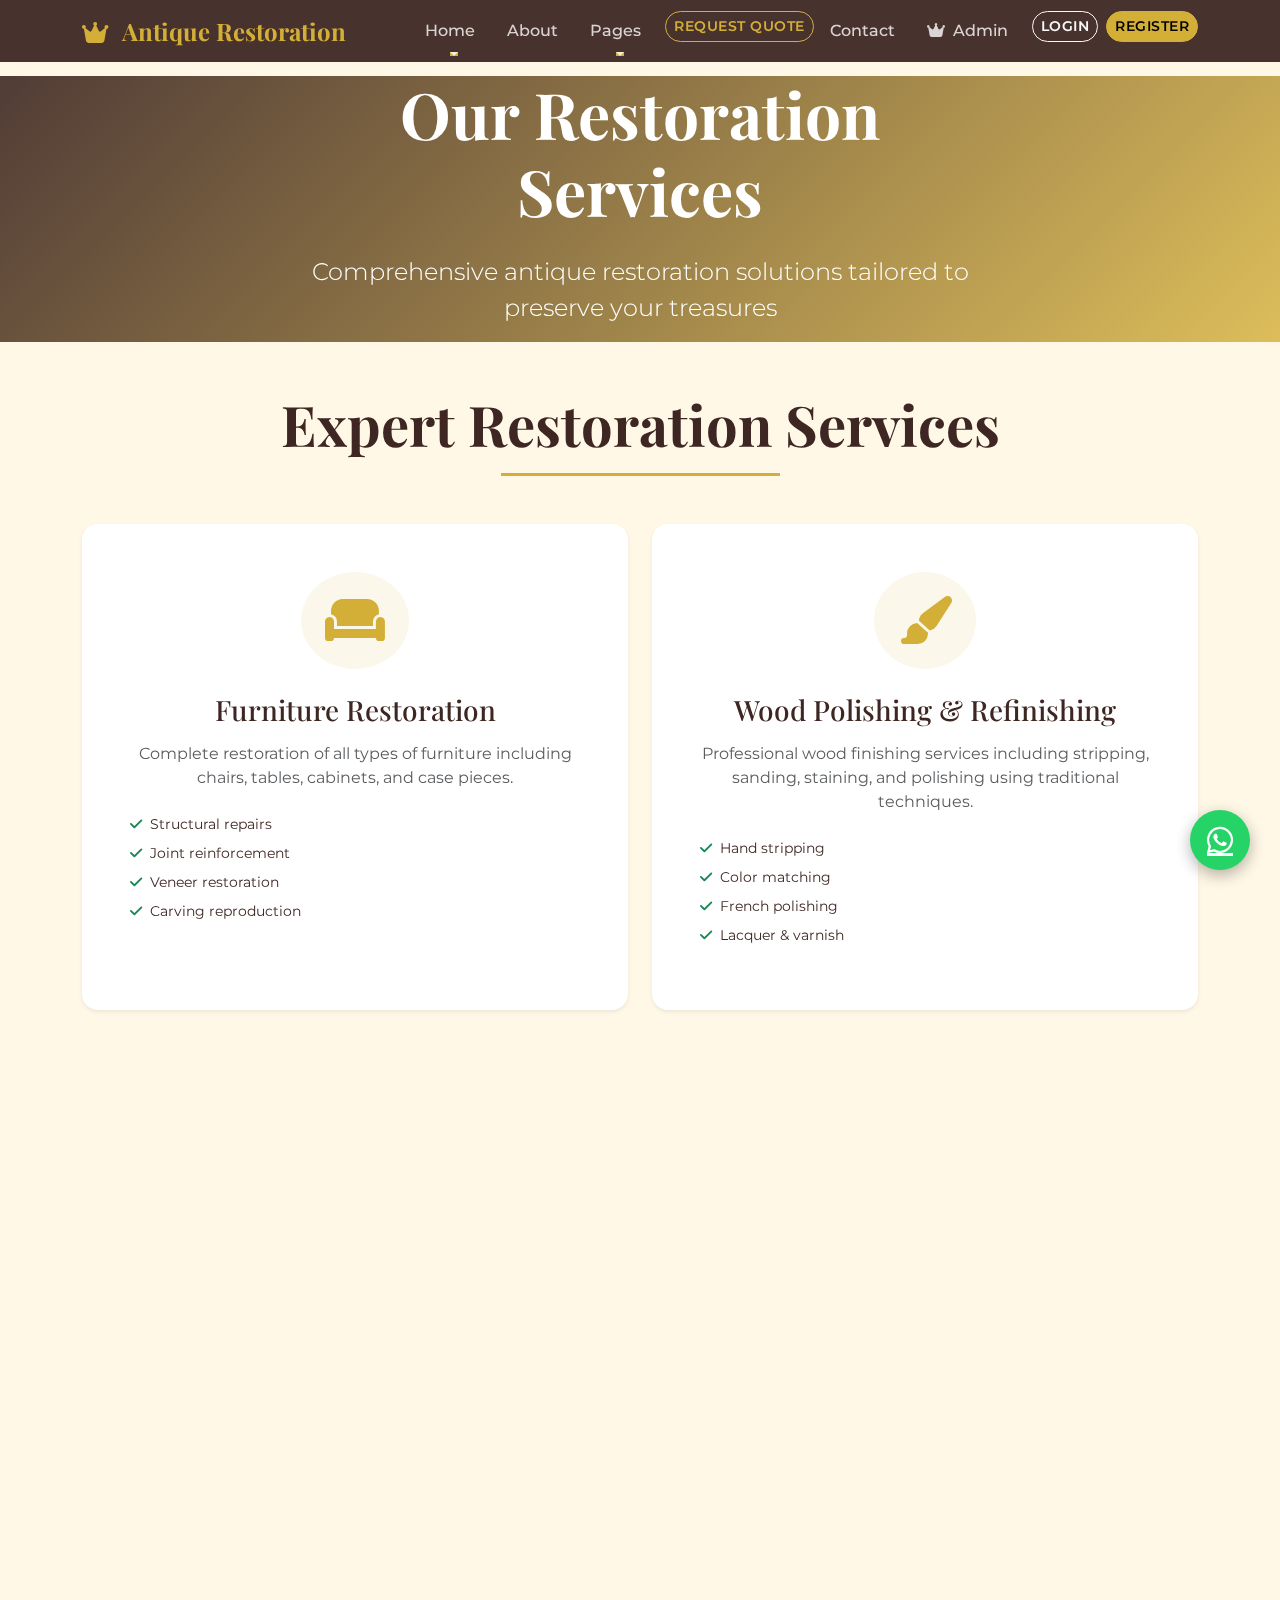
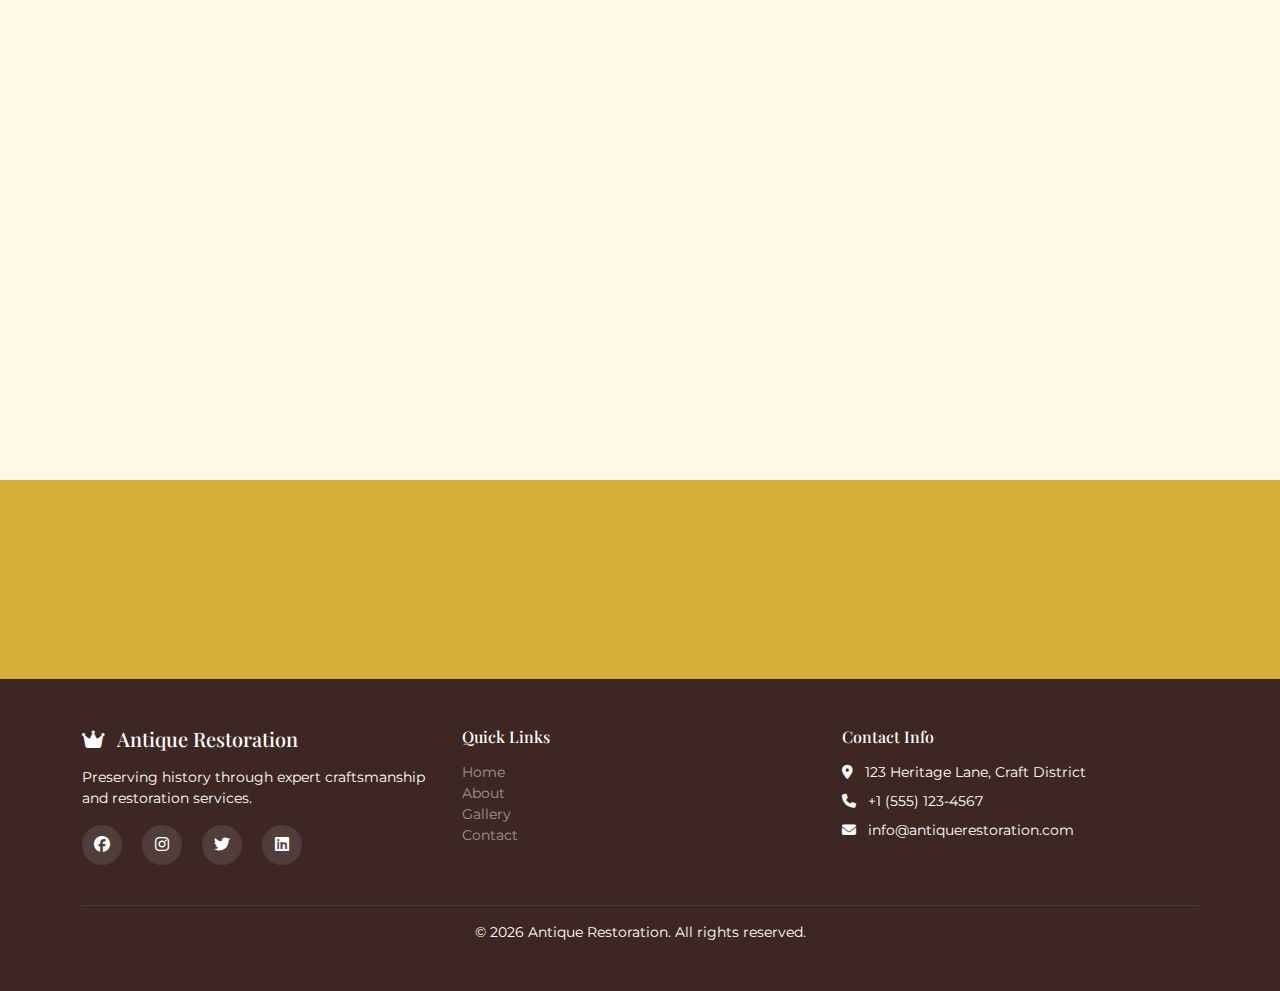
<file: services.html>
<!DOCTYPE html>
<html lang="en">

<head>
    <meta charset="UTF-8">
    <meta name="viewport" content="width=device-width, initial-scale=1.0">
    <link rel="icon" type="image/svg+xml" href="favicon.svg">
    <title>Services - Antique Restoration</title>

    <!-- Bootstrap CSS -->
    <link href="https://cdn.jsdelivr.net/npm/bootstrap@5.3.0/dist/css/bootstrap.min.css" rel="stylesheet">
    <!-- Font Awesome -->
    <link rel="stylesheet" href="https://cdnjs.cloudflare.com/ajax/libs/font-awesome/6.4.0/css/all.min.css">
    <!-- AOS Animation -->
    <link href="https://unpkg.com/aos@2.3.1/dist/aos.css" rel="stylesheet">
    <!-- Custom CSS -->
    <link rel="stylesheet" href="css/styles.css">


    <style>
        .service-hero {
            background: linear-gradient(135deg, rgba(62, 39, 35, 0.9) 0%, rgba(212, 175, 55, 0.8) 100%),
                url('https://picsum.photos/seed/services-hero/1920/600') center/cover;
        }

        .service-card {
            transition: all 0.4s cubic-bezier(0.4, 0, 0.2, 1);
            position: relative;
            overflow: hidden;
        }

        .service-card:hover {
            transform: translateY(-15px);
            box-shadow: 0 20px 40px rgba(0, 0, 0, 0.15);
        }

        .service-icon {
            transition: all 0.3s ease;
        }

        .service-card:hover .service-icon {
            transform: scale(1.2) rotate(5deg);
        }

        .process-step {
            position: relative;
            padding-left: 60px;
        }

        .process-step::before {
            content: attr(data-step);
            position: absolute;
            left: 0;
            top: 50%;
            transform: translateY(-50%);
            width: 40px;
            height: 40px;
            background: #D4AF37;
            color: white;
            border-radius: 50%;
            display: flex;
            align-items: center;
            justify-content: center;
            font-weight: bold;
        }

        .pricing-card {
            transition: all 0.3s ease;
            border: 2px solid transparent;
        }

        .pricing-card:hover {
            border-color: #D4AF37;
            transform: scale(1.05);
        }

        .pricing-card.featured {
            border-color: #D4AF37;
            position: relative;
        }

        .pricing-card.featured::before {
            content: 'MOST POPULAR';
            position: absolute;
            top: -15px;
            left: 50%;
            transform: translateX(-50%);
            background: #D4AF37;
            color: white;
            padding: 5px 20px;
            border-radius: 20px;
            font-size: 12px;
            font-weight: bold;
        }
    </style>
</head>

<body class="bg-cream-white">

    <!-- Navigation -->
    <nav class="navbar navbar-expand-xl navbar-dark fixed-top" style="background-color: #3E2723;">
        <div class="container">
            <a class="navbar-brand fw-bold" href="index.html"
                style="font-family: 'Playfair Display', serif; font-size: 1.5rem; color: #D4AF37 !important;">
                <i class="fas fa-crown me-2" style="color: #D4AF37;"></i>
                Antique Restoration
            </a>
            <button class="navbar-toggler" type="button" data-bs-toggle="collapse" data-bs-target="#navbarNav">
                <span class="navbar-toggler-icon"></span>
            </button>
            <div class="collapse navbar-collapse" id="navbarNav">
                <ul class="navbar-nav ms-auto">
                    <li class="nav-item dropdown">
                        <a class="nav-link dropdown-toggle" href="#" id="homeDropdown" role="button"
                            data-bs-toggle="dropdown" aria-expanded="false">
                            Home
                        </a>
                        <ul class="dropdown-menu" aria-labelledby="homeDropdown">
                            <li><a class="dropdown-item" href="index.html">Home1</a></li>
                            <li><a class="dropdown-item" href="index-modern.html">Home2</a></li>
                        </ul>
                    </li>
                    <li class="nav-item">
                        <a class="nav-link" href="about.html">About</a>
                    </li>
                    <li class="nav-item dropdown">
                        <a class="nav-link dropdown-toggle" href="#" id="pagesDropdown" role="button"
                            data-bs-toggle="dropdown" aria-expanded="false">
                            Pages
                        </a>
                        <ul class="dropdown-menu" aria-labelledby="pagesDropdown">
                            <li><a class="dropdown-item" href="services.html">Services</a></li>
                            <li><a class="dropdown-item" href="process.html">Process</a></li>
                            <li><a class="dropdown-item" href="gallery.html">Gallery</a></li>
                        </ul>
                    </li>
                    <li class="nav-item">
                        <a class="btn btn-outline-warning btn-sm ms-lg-2 mt-2 mt-lg-0" href="quote.html"
                            style="color: var(--antique-gold); border-color: var(--antique-gold);">Request Quote</a>
                    </li>
                    <li class="nav-item">
                        <a class="nav-link" href="contact.html">Contact</a>
                    </li>
                    <li class="nav-item">
                        <a class="nav-link" href="admin.html">
                            <i class="fas fa-crown me-1"></i>
                            Admin
                        </a>
                    </li>
                    <li class="nav-item">
                        <a class="btn btn-outline-light btn-sm ms-lg-2 mt-2 mt-lg-0" href="login.html">Login</a>
                    </li>
                    <li class="nav-item">
                        <a class="btn btn-warning btn-sm ms-lg-2 mt-2 mt-lg-0" href="register.html"
                            style="background-color: var(--antique-gold); border-color: var(--antique-gold);">Register</a>
                    </li>
                </ul>
            </div>
        </div>
    </nav>

    <!-- Hero Section -->
    <section class="service-hero vh-50 d-flex align-items-center" style="margin-top: -76px;">
        <div class="container">
            <div class="row">
                <div class="col-lg-8 mx-auto text-center text-white" data-aos="fade-up">
                    <h1 class="display-3 font-playfair fw-bold mb-4">
                        Our Restoration Services
                    </h1>
                    <p class="lead fs-4">
                        Comprehensive antique restoration solutions tailored to preserve your treasures
                    </p>
                </div>
            </div>
        </div>
    </section>

    <!-- Main Services -->
    <section class="py-5">
        <div class="container">
            <div class="text-center mb-5" data-aos="fade-up">
                <h2 class="display-4 font-playfair fw-bold text-vintage-brown mb-3">
                    Expert Restoration Services
                </h2>
                <div class="w-25 mx-auto border-bottom border-3" style="border-color: #D4AF37 !important;"></div>
            </div>

            <div class="row g-4">
                <!-- Furniture Restoration -->
                <div class="col-lg-6" data-aos="fade-up" data-aos-delay="100">
                    <div class="service-card bg-white rounded-4 p-5 shadow-sm h-100">
                        <div class="text-center mb-4">
                            <div class="service-icon d-inline-block p-4 rounded-circle"
                                style="background-color: rgba(212, 175, 55, 0.1);">
                                <i class="fas fa-couch fa-3x" style="color: #D4AF37;"></i>
                            </div>
                        </div>
                        <h3 class="font-playfair text-center mb-3">Furniture Restoration</h3>
                        <p class="text-center text-muted mb-4">
                            Complete restoration of all types of furniture including chairs, tables, cabinets,
                            and case pieces.
                        </p>
                        <ul class="list-unstyled small">
                            <li class="mb-2"><i class="fas fa-check text-success me-2"></i>Structural repairs</li>
                            <li class="mb-2"><i class="fas fa-check text-success me-2"></i>Joint reinforcement</li>
                            <li class="mb-2"><i class="fas fa-check text-success me-2"></i>Veneer restoration</li>
                            <li class="mb-2"><i class="fas fa-check text-success me-2"></i>Carving reproduction</li>
                        </ul>
                    </div>
                </div>

                <!-- Wood Polishing & Refinishing -->
                <div class="col-lg-6" data-aos="fade-up" data-aos-delay="200">
                    <div class="service-card bg-white rounded-4 p-5 shadow-sm h-100">
                        <div class="text-center mb-4">
                            <div class="service-icon d-inline-block p-4 rounded-circle"
                                style="background-color: rgba(212, 175, 55, 0.1);">
                                <i class="fas fa-paint-brush fa-3x" style="color: #D4AF37;"></i>
                            </div>
                        </div>
                        <h3 class="font-playfair text-center mb-3">Wood Polishing & Refinishing</h3>
                        <p class="text-center text-muted mb-4">
                            Professional wood finishing services including stripping, sanding, staining, and
                            polishing using traditional techniques.
                        </p>
                        <ul class="list-unstyled small">
                            <li class="mb-2"><i class="fas fa-check text-success me-2"></i>Hand stripping</li>
                            <li class="mb-2"><i class="fas fa-check text-success me-2"></i>Color matching</li>
                            <li class="mb-2"><i class="fas fa-check text-success me-2"></i>French polishing</li>
                            <li class="mb-2"><i class="fas fa-check text-success me-2"></i>Lacquer & varnish</li>
                        </ul>
                    </div>
                </div>

                <!-- Metal & Brass Restoration -->
                <div class="col-lg-6" data-aos="fade-up" data-aos-delay="300">
                    <div class="service-card bg-white rounded-4 p-5 shadow-sm h-100">
                        <div class="text-center mb-4">
                            <div class="service-icon d-inline-block p-4 rounded-circle"
                                style="background-color: rgba(212, 175, 55, 0.1);">
                                <i class="fas fa-gem fa-3x" style="color: #D4AF37;"></i>
                            </div>
                        </div>
                        <h3 class="font-playfair text-center mb-3">Metal & Brass Restoration</h3>
                        <p class="text-center text-muted mb-4">
                            Specialized metal conservation including brass, bronze, copper, and steel restoration
                            with complete metalwork repairs.
                        </p>
                        <ul class="list-unstyled small">
                            <li class="mb-2"><i class="fas fa-check text-success me-2"></i>Metal cleaning</li>
                            <li class="mb-2"><i class="fas fa-check text-success me-2"></i>Brass polishing</li>
                            <li class="mb-2"><i class="fas fa-check text-success me-2"></i>Plating restoration</li>
                            <li class="mb-2"><i class="fas fa-check text-success me-2"></i>Welding & soldering</li>
                        </ul>
                    </div>
                </div>

                <!-- Upholstery Repair -->
                <div class="col-lg-6" data-aos="fade-up" data-aos-delay="400">
                    <div class="service-card bg-white rounded-4 p-5 shadow-sm h-100">
                        <div class="text-center mb-4">
                            <div class="service-icon d-inline-block p-4 rounded-circle"
                                style="background-color: rgba(212, 175, 55, 0.1);">
                                <i class="fas fa-cut fa-3x" style="color: #D4AF37;"></i>
                            </div>
                        </div>
                        <h3 class="font-playfair text-center mb-3">Upholstery Repair</h3>
                        <p class="text-center text-muted mb-4">
                            Traditional and modern upholstery services including fabric replacement, spring repair,
                            and cushion reconstruction.
                        </p>
                        <ul class="list-unstyled small">
                            <li class="mb-2"><i class="fas fa-check text-success me-2"></i>Fabric replacement</li>
                            <li class="mb-2"><i class="fas fa-check text-success me-2"></i>Spring repair</li>
                            <li class="mb-2"><i class="fas fa-check text-success me-2"></i>Stuffing restoration</li>
                            <li class="mb-2"><i class="fas fa-check text-success me-2"></i>Period fabrics</li>
                        </ul>
                    </div>
                </div>

                <!-- Artifact Conservation -->
                <div class="col-lg-6" data-aos="fade-up" data-aos-delay="500">
                    <div class="service-card bg-white rounded-4 p-5 shadow-sm h-100">
                        <div class="text-center mb-4">
                            <div class="service-icon d-inline-block p-4 rounded-circle"
                                style="background-color: rgba(212, 175, 55, 0.1);">
                                <i class="fas fa-landmark fa-3x" style="color: #D4AF37;"></i>
                            </div>
                        </div>
                        <h3 class="font-playfair text-center mb-3">Artifact Conservation</h3>
                        <p class="text-center text-muted mb-4">
                            Museum-quality conservation for valuable artifacts, artwork, and historical pieces
                            meeting international conservation standards.
                        </p>
                        <ul class="list-unstyled small">
                            <li class="mb-2"><i class="fas fa-check text-success me-2"></i>Stabilization</li>
                            <li class="mb-2"><i class="fas fa-check text-success me-2"></i>Documentation</li>
                            <li class="mb-2"><i class="fas fa-check text-success me-2"></i>Preventive care</li>
                            <li class="mb-2"><i class="fas fa-check text-success me-2"></i>Climate control</li>
                        </ul>
                    </div>
                </div>

                <!-- Custom Restoration -->
                <div class="col-lg-6" data-aos="fade-up" data-aos-delay="600">
                    <div class="service-card bg-white rounded-4 p-5 shadow-sm h-100">
                        <div class="text-center mb-4">
                            <div class="service-icon d-inline-block p-4 rounded-circle"
                                style="background-color: rgba(212, 175, 55, 0.1);">
                                <i class="fas fa-magic fa-3x" style="color: #D4AF37;"></i>
                            </div>
                        </div>
                        <h3 class="font-playfair text-center mb-3">Custom Restoration</h3>
                        <p class="text-center text-muted mb-4">
                            Bespoke restoration solutions for unique pieces and special requirements
                            with custom approaches for challenging projects.
                        </p>
                        <ul class="list-unstyled small">
                            <li class="mb-2"><i class="fas fa-check text-success me-2"></i>Custom solutions</li>
                            <li class="mb-2"><i class="fas fa-check text-success me-2"></i>Research & analysis</li>
                            <li class="mb-2"><i class="fas fa-check text-success me-2"></i>Prototype development</li>
                            <li class="mb-2"><i class="fas fa-check text-success me-2"></i>Specialized techniques</li>
                        </ul>
                    </div>
                </div>
            </div>
        </div>
    </section>

    <!-- Call to Action -->
    <section class="py-5 text-white" style="background-color: #D4AF37;">
        <div class="container">
            <div class="row align-items-center">
                <div class="col-lg-8" data-aos="fade-right">
                    <h2 class="display-5 font-playfair fw-bold mb-3">
                        Ready to Restore Your Antique?
                    </h2>
                    <p class="lead mb-0">
                        Get a free consultation and detailed quote for your restoration project.
                    </p>
                </div>
                <div class="col-lg-4 text-lg-end" data-aos="fade-left">
                    <a href="quote.html" class="btn btn-light btn-lg px-4 py-3 text-vintage-brown">
                        Get Quote
                    </a>
                </div>
            </div>
        </div>
    </section>

    <!-- Footer -->
    <footer class="bg-vintage-brown text-white py-5">
        <div class="container">
            <div class="row">
                <div class="col-lg-4 mb-4">
                    <h5 class="font-playfair mb-3">
                        <i class="fas fa-crown text-antique-gold me-2"></i>
                        Antique Restoration
                    </h5>
                    <p class="small">
                        Preserving history through expert craftsmanship and restoration services.
                    </p>
                    <div class="social-links">
                        <a href="#" class="text-white me-3"><i class="fab fa-facebook"></i></a>
                        <a href="#" class="text-white me-3"><i class="fab fa-instagram"></i></a>
                        <a href="#" class="text-white me-3"><i class="fab fa-twitter"></i></a>
                        <a href="#" class="text-white"><i class="fab fa-linkedin"></i></a>
                    </div>
                </div>
                <div class="col-lg-4 mb-4">
                    <h6 class="font-playfair mb-3">Quick Links</h6>
                    <ul class="list-unstyled small">
                        <li><a href="index.html" class="text-white-50 text-decoration-none">Home</a></li>
                        <li><a href="about.html" class="text-white-50 text-decoration-none">About</a></li>
                        <li><a href="gallery.html" class="text-white-50 text-decoration-none">Gallery</a></li>
                        <li><a href="contact.html" class="text-white-50 text-decoration-none">Contact</a></li>
                    </ul>
                </div>
                <div class="col-lg-4 mb-4">
                    <h6 class="font-playfair mb-3">Contact Info</h6>
                    <ul class="list-unstyled small">
                        <li class="mb-2">
                            <i class="fas fa-map-marker-alt text-antique-gold me-2"></i>
                            123 Heritage Lane, Craft District
                        </li>
                        <li class="mb-2">
                            <i class="fas fa-phone text-antique-gold me-2"></i>
                            +1 (555) 123-4567
                        </li>
                        <li class="mb-2">
                            <i class="fas fa-envelope text-antique-gold me-2"></i>
                            info@antiquerestoration.com
                        </li>
                    </ul>
                </div>
            </div>
            <hr class="border-secondary">
            <div class="text-center small">
                <p class="mb-0">&copy; 2026 Antique Restoration. All rights reserved.</p>
            </div>
        </div>
    </footer>

    <!-- Scripts -->
    <script src="https://cdn.jsdelivr.net/npm/bootstrap@5.3.0/dist/js/bootstrap.bundle.min.js"></script>
    <script src="https://unpkg.com/aos@2.3.1/dist/aos.js"></script>
    <script src="https://code.jquery.com/jquery-3.6.0.min.js"></script>
    <script src="js/main.js"></script>
</body>

</html>
</file>
<file: css/styles.css>
/* Import Google Fonts */
@import url('https://fonts.googleapis.com/css2?family=Playfair+Display:wght@400;700;900&family=Montserrat:wght@300;400;500;600;700&display=swap');

/* Custom CSS Variables */
:root {
    --antique-gold: #D4AF37;
    --vintage-brown: #3E2723;
    --cream-white: #FFF8E7;
    --light-cream: #FFFDF7;
    --gold-light: #E6C757;
    --brown-dark: #2E1A17;
}

/* Base Styles */
html,
body {
    font-family: 'Montserrat', sans-serif;
    background-color: var(--cream-white);
    color: var(--vintage-brown);
    overflow-x: hidden;
    max-width: 100%;
    padding-top: 76px;
    /* Account for fixed navbar */
}

.font-playfair {
    font-family: 'Playfair Display', serif;
}

/* Navigation - Pure Bootstrap 5 */
.navbar {
    backdrop-filter: blur(10px);
    background-color: rgba(62, 39, 35, 0.95) !important;
    transition: all 0.3s ease;
    z-index: 1030;
    position: fixed;
    top: 0;
    left: 0;
    right: 0;
    width: 100%;
}

/* Bootstrap 5 navbar-collapse behavior - ensure proper flex display on desktop */
@media (min-width: 992px) {
    .navbar-expand-lg .navbar-collapse {
        display: flex !important;
        flex-basis: auto;
    }
}

.navbar-brand {
    font-size: 1.5rem;
    font-weight: 700;
    color: var(--antique-gold) !important;
    font-family: 'Playfair Display', serif;
}

.navbar-nav .nav-link {
    color: rgba(255, 255, 255, 0.8) !important;
    font-weight: 500;
    margin: 0 0.5rem;
    transition: color 0.3s ease;
    position: relative;
}

.navbar-nav .nav-link:hover,
.navbar-nav .nav-link.active {
    color: var(--antique-gold) !important;
}

.navbar-nav .nav-link::after {
    content: '';
    position: absolute;
    bottom: -5px;
    left: 50%;
    width: 0;
    height: 2px;
    background-color: var(--antique-gold);
    transition: all 0.3s ease;
    transform: translateX(-50%);
}

.navbar-nav .nav-link:hover::after,
.navbar-nav .nav-link.active::after {
    width: 80%;
}

/* Hero Section */
.hero-section {
    background: linear-gradient(135deg, var(--cream-white) 0%, var(--light-cream) 100%);
    position: relative;
    overflow: hidden;
}

.hero-section::before {
    content: '';
    position: absolute;
    top: 0;
    left: 0;
    right: 0;
    bottom: 0;
    background: url('https://picsum.photos/seed/vintage-pattern/1920/1080') center/cover;
    opacity: 0.05;
    z-index: -1;
}

/* Before/After Slider */
.comparison-slider {
    position: relative;
    overflow: hidden;
    border-radius: 15px;
    box-shadow: 0 20px 40px rgba(0, 0, 0, 0.1);
}

.comparison-slider img {
    width: 100%;
    height: auto;
    display: block;
}

.after-image {
    position: absolute;
    top: 0;
    left: 0;
    width: 50%;
    height: 100%;
    overflow: hidden;
}

.slider-handle {
    position: absolute;
    top: 0;
    left: 50%;
    width: 4px;
    height: 100%;
    background: var(--antique-gold);
    cursor: ew-resize;
    z-index: 10;
}

.slider-line {
    position: absolute;
    top: 0;
    left: 50%;
    transform: translateX(-50%);
    width: 4px;
    height: 100%;
    background: var(--antique-gold);
}

.slider-button {
    position: absolute;
    top: 50%;
    left: 50%;
    transform: translate(-50%, -50%);
    width: 40px;
    height: 40px;
    background: var(--antique-gold);
    border-radius: 50%;
    display: flex;
    align-items: center;
    justify-content: center;
    box-shadow: 0 2px 10px rgba(0, 0, 0, 0.2);
}

/* Cards */
.card {
    transition: all 0.3s ease;
    border: none;
    background: white;
}

.card:hover {
    transform: translateY(-10px);
    box-shadow: 0 15px 30px rgba(0, 0, 0, 0.15);
}

.hover-lift {
    transition: transform 0.3s ease, box-shadow 0.3s ease;
}

.hover-lift:hover {
    transform: translateY(-5px);
    box-shadow: 0 10px 25px rgba(0, 0, 0, 0.1);
}

/* Buttons */
.btn {
    font-weight: 600;
    text-transform: uppercase;
    letter-spacing: 0.5px;
    transition: all 0.3s ease;
    border-radius: 50px;
}

.btn:hover {
    transform: translateY(-2px);
    box-shadow: 0 5px 15px rgba(0, 0, 0, 0.2);
}

/* Animations */
@keyframes fadeInUp {
    from {
        opacity: 0;
        transform: translateY(30px);
    }

    to {
        opacity: 1;
        transform: translateY(0);
    }
}

@keyframes slideInLeft {
    from {
        opacity: 0;
        transform: translateX(-50px);
    }

    to {
        opacity: 1;
        transform: translateX(0);
    }
}

@keyframes slideInRight {
    from {
        opacity: 0;
        transform: translateX(50px);
    }

    to {
        opacity: 1;
        transform: translateX(0);
    }
}

@keyframes pulse {

    0%,
    100% {
        transform: scale(1);
    }

    50% {
        transform: scale(1.05);
    }
}

/* Section Headers */
.section-header {
    text-align: center;
    margin-bottom: 3rem;
}

.section-header h2 {
    font-size: 3rem;
    font-weight: 700;
    color: var(--vintage-brown);
    margin-bottom: 1rem;
}

.section-header .divider {
    width: 80px;
    height: 4px;
    background: var(--antique-gold);
    margin: 0 auto;
}

/* Testimonials */
.testimonial-item {
    padding: 2rem;
    background: white;
    border-radius: 15px;
    box-shadow: 0 10px 30px rgba(0, 0, 0, 0.1);
}

.testimonial-item img {
    width: 60px;
    height: 60px;
    border-radius: 50%;
    border: 3px solid var(--antique-gold);
}

/* Footer */
footer {
    background: var(--vintage-brown);
    color: white;
}

footer a {
    color: rgba(255, 255, 255, 0.8);
    transition: color 0.3s ease;
}

footer a:hover {
    color: var(--antique-gold);
}

.social-links a {
    display: inline-block;
    width: 40px;
    height: 40px;
    line-height: 40px;
    text-align: center;
    background: rgba(255, 255, 255, 0.1);
    border-radius: 50%;
    transition: all 0.3s ease;
}

.social-links a:hover {
    background: var(--antique-gold);
    transform: translateY(-3px);
}

/* Responsive */
@media (max-width: 991px) {

    .hero-section .d-flex,
    .hero-video .d-flex {
        justify-content: center;
    }

    .text-lg-end,
    .text-md-end {
        text-align: center !important;
    }

    .card-body {
        text-align: center;
    }

    .section-header {
        text-align: center !important;
    }

    h1,
    h2,
    h3,
    h4,
    h5,
    h6,
    .display-1,
    .display-2,
    .display-3,
    .display-4,
    .display-5,
    .display-6 {
        text-align: center !important;
    }
}

@media (max-width: 768px) {
    .hero-section {
        padding: 2rem 0;
    }

    .display-3 {
        font-size: 2rem;
    }

    .display-4 {
        font-size: 1.75rem;
    }

    .section-header h2 {
        font-size: 2rem;
    }
}

/* Loading Animation */
.loading-spinner {
    display: inline-block;
    width: 20px;
    height: 20px;
    border: 3px solid rgba(212, 175, 55, 0.3);
    border-radius: 50%;
    border-top-color: var(--antique-gold);
    animation: spin 1s ease-in-out infinite;
}

@keyframes spin {
    to {
        transform: rotate(360deg);
    }
}

/* Custom Scrollbar */
::-webkit-scrollbar {
    width: 10px;
}

::-webkit-scrollbar-track {
    background: var(--cream-white);
}

::-webkit-scrollbar-thumb {
    background: var(--antique-gold);
    border-radius: 5px;
}

::-webkit-scrollbar-thumb:hover {
    background: var(--gold-light);
}

/* Form Styles */
.form-control {
    border: 2px solid transparent;
    border-radius: 10px;
    padding: 12px 15px;
    transition: all 0.3s ease;
    background: rgba(255, 255, 255, 0.8);
}

.form-control:focus {
    border-color: var(--antique-gold);
    box-shadow: 0 0 0 0.2rem rgba(212, 175, 55, 0.25);
}

.form-label {
    font-weight: 600;
    color: var(--vintage-brown);
    margin-bottom: 0.5rem;
}

/* Gallery Filter */
.filter-btn {
    background: transparent;
    border: 2px solid var(--antique-gold);
    color: var(--vintage-brown);
    padding: 8px 20px;
    border-radius: 25px;
    margin: 0 5px;
    transition: all 0.3s ease;
    font-weight: 600;
}

.filter-btn:hover,
.filter-btn.active {
    background: var(--antique-gold);
    color: white;
}

/* Timeline */
.timeline {
    position: relative;
    padding: 2rem 0;
}

.timeline::before {
    content: '';
    position: absolute;
    left: 50%;
    top: 0;
    bottom: 0;
    width: 2px;
    background: var(--antique-gold);
    transform: translateX(-50%);
}

.timeline-item {
    position: relative;
    margin: 2rem 0;
}

.timeline-item::before {
    content: '';
    position: absolute;
    left: 50%;
    top: 50%;
    width: 20px;
    height: 20px;
    background: var(--antique-gold);
    border-radius: 50%;
    transform: translate(-50%, -50%);
    border: 4px solid white;
    box-shadow: 0 0 0 4px rgba(212, 175, 55, 0.2);
}

/* WhatsApp Button */
.whatsapp-float {
    position: fixed;
    bottom: 30px;
    right: 30px;
    width: 60px;
    height: 60px;
    background: #25D366;
    border-radius: 50%;
    display: flex;
    align-items: center;
    justify-content: center;
    color: white;
    font-size: 30px;
    box-shadow: 0 5px 15px rgba(0, 0, 0, 0.3);
    z-index: 1000;
    transition: all 0.3s ease;
}

.whatsapp-float:hover {
    transform: scale(1.1);
    box-shadow: 0 8px 20px rgba(0, 0, 0, 0.4);
}

/* Modern 2026 Effects */
.glass-effect {
    background: rgba(255, 255, 255, 0.1);
    backdrop-filter: blur(10px);
    border: 1px solid rgba(255, 255, 255, 0.2);
}

.gradient-text {
    background: linear-gradient(135deg, var(--vintage-brown), var(--antique-gold));
    -webkit-background-clip: text;
    -webkit-text-fill-color: transparent;
    background-clip: text;
}

.morphing-shape {
    animation: morph 8s ease-in-out infinite;
}

@keyframes morph {

    0%,
    100% {
        border-radius: 60% 40% 30% 70% / 60% 30% 70% 40%;
    }

    50% {
        border-radius: 30% 60% 70% 40% / 50% 60% 30% 60%;
    }
}
</file>
